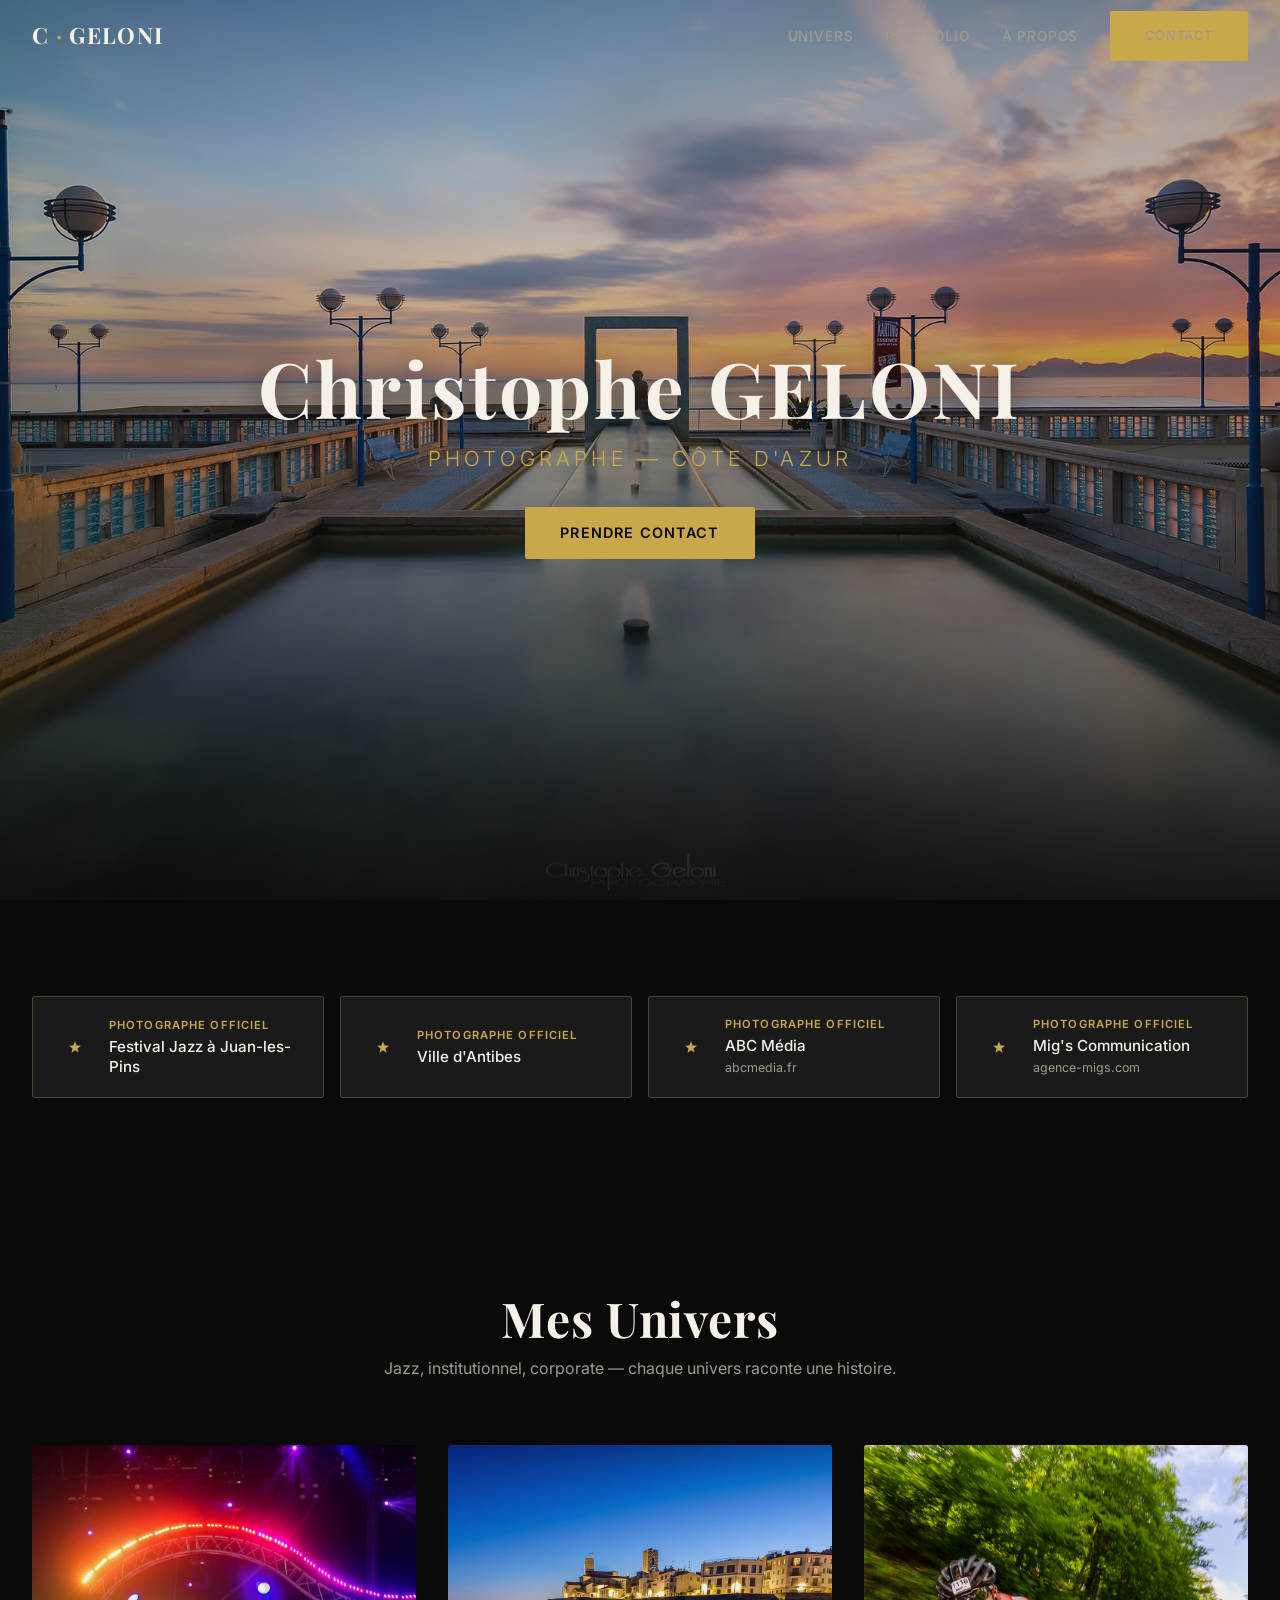
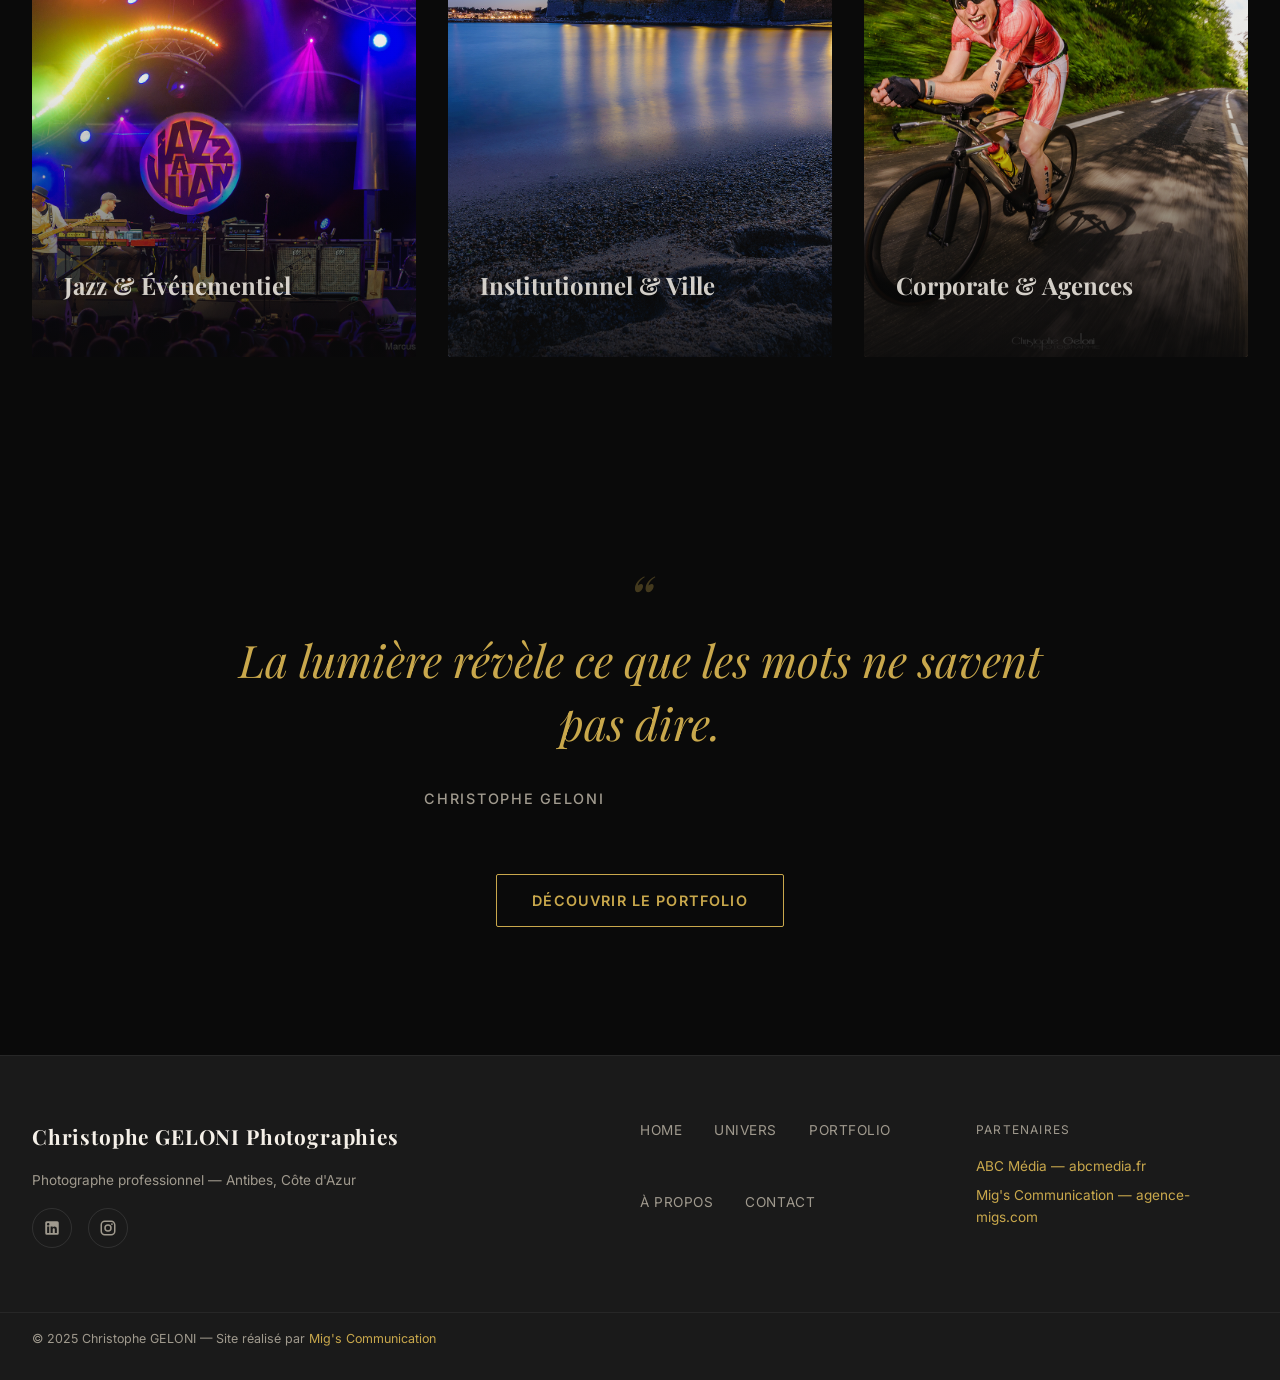
<file: index.html>
<!DOCTYPE html>
<html lang="fr">
<head>
  <meta charset="UTF-8">
  <meta name="viewport" content="width=device-width, initial-scale=1.0">
  <title>Christophe GELONI — Photographe · Côte d'Azur</title>
  <meta name="description" content="Christophe GELONI, photographe professionnel basé à Antibes. Photographe officiel du Festival Jazz à Juan-les-Pins, de la Ville d'Antibes, d'ABC Média et de Mig's Communication.">
  <meta property="og:title" content="Christophe GELONI — Photographe · Côte d'Azur">
  <meta property="og:description" content="Photographe professionnel basé à Antibes. Jazz, institutionnel, corporate, portrait.">
  <meta property="og:image" content="images/hero-main.jpg">
  <meta property="og:type" content="website">

  <!-- Schema.org -->
  <script type="application/ld+json">
  {
    "@context": "https://schema.org",
    "@type": "Photographer",
    "name": "Christophe GELONI",
    "description": "Photographe professionnel basé à Antibes, Côte d'Azur",
    "address": {
      "@type": "PostalAddress",
      "addressLocality": "Antibes",
      "addressRegion": "Côte d'Azur",
      "addressCountry": "FR"
    },
    "url": "",
    "sameAs": [
      "https://www.linkedin.com/in/christophe-geloni-7a66b51a"
    ]
  }
  </script>

  <!-- Google Fonts -->
  <link rel="preconnect" href="https://fonts.googleapis.com">
  <link rel="preconnect" href="https://fonts.gstatic.com" crossorigin>
  <link href="https://fonts.googleapis.com/css2?family=Inter:wght@300;400;500;600;700&family=Playfair+Display:ital,wght@0,400;0,700;1,400&display=swap" rel="stylesheet">

  <link rel="stylesheet" href="css/style.css">
</head>
<body>

  <!-- ====== NAV ====== -->
  <nav class="nav" role="navigation" aria-label="Navigation principale">
    <a href="index.html" class="nav__logo">C <span>·</span> GELONI</a>

    <div class="nav__overlay"></div>

    <ul class="nav__links">
      <li><a href="univers.html" class="nav__link">Univers</a></li>
      <li><a href="portfolio.html" class="nav__link">Portfolio</a></li>
      <li><a href="about.html" class="nav__link">À propos</a></li>
      <li><a href="contact.html" class="nav__link nav__cta btn btn-primary">Contact</a></li>
    </ul>

    <button class="nav__hamburger" aria-label="Menu" aria-expanded="false">
      <span></span>
      <span></span>
      <span></span>
    </button>
  </nav>

  <!-- ====== HERO ====== -->
  <section class="hero">
    <div class="hero__bg" style="background-image: url('images/hero-main.jpg');"></div>
    <div class="hero__overlay"></div>
    <div class="hero__content">
      <h1 class="hero__title fade-in">Christophe GELONI</h1>
      <p class="hero__subtitle fade-in">Photographe — Côte d'Azur</p>
      <div class="hero__cta fade-in">
        <a href="contact.html" class="btn btn-primary">Prendre contact</a>
      </div>
    </div>
  </section>

  <!-- ====== ACCRÉDITATIONS ====== -->
  <section class="accreditations section">
    <div class="accreditations__grid">

      <div class="badge fade-in stagger-1">
        <div class="badge__icon">
          <svg xmlns="http://www.w3.org/2000/svg" viewBox="0 0 24 24"><path d="M12 15.2l-3.6 2.5 1.2-4.2L6 10.8l4.3-.2L12 6.5l1.7 4.1 4.3.2-3.6 2.7 1.2 4.2z"/></svg>
        </div>
        <div class="badge__text">
          <span class="badge__label">Photographe Officiel</span>
          <span class="badge__name">Festival Jazz à Juan-les-Pins</span>
        </div>
      </div>

      <div class="badge fade-in stagger-2">
        <div class="badge__icon">
          <svg xmlns="http://www.w3.org/2000/svg" viewBox="0 0 24 24"><path d="M12 15.2l-3.6 2.5 1.2-4.2L6 10.8l4.3-.2L12 6.5l1.7 4.1 4.3.2-3.6 2.7 1.2 4.2z"/></svg>
        </div>
        <div class="badge__text">
          <span class="badge__label">Photographe Officiel</span>
          <span class="badge__name">Ville d'Antibes</span>
        </div>
      </div>

      <a href="https://abcmedia.fr" target="_blank" rel="noopener noreferrer" class="badge fade-in stagger-3">
        <div class="badge__icon">
          <svg xmlns="http://www.w3.org/2000/svg" viewBox="0 0 24 24"><path d="M12 15.2l-3.6 2.5 1.2-4.2L6 10.8l4.3-.2L12 6.5l1.7 4.1 4.3.2-3.6 2.7 1.2 4.2z"/></svg>
        </div>
        <div class="badge__text">
          <span class="badge__label">Photographe Officiel</span>
          <span class="badge__name">ABC Média</span>
          <span class="badge__link">abcmedia.fr</span>
        </div>
      </a>

      <a href="https://agence-migs.com" target="_blank" rel="noopener noreferrer" class="badge fade-in stagger-4">
        <div class="badge__icon">
          <svg xmlns="http://www.w3.org/2000/svg" viewBox="0 0 24 24"><path d="M12 15.2l-3.6 2.5 1.2-4.2L6 10.8l4.3-.2L12 6.5l1.7 4.1 4.3.2-3.6 2.7 1.2 4.2z"/></svg>
        </div>
        <div class="badge__text">
          <span class="badge__label">Photographe Officiel</span>
          <span class="badge__name">Mig's Communication</span>
          <span class="badge__link">agence-migs.com</span>
        </div>
      </a>

    </div>
  </section>

  <!-- ====== UNIVERS (3 vignettes) ====== -->
  <section class="univers-home section">
    <div class="univers-home__heading fade-in">
      <h2>Mes Univers</h2>
      <p>Jazz, institutionnel, corporate — chaque univers raconte une histoire.</p>
    </div>

    <div class="univers-home__grid">

      <a href="univers.html" class="vignette fade-in stagger-1">
        <div class="vignette__img" style="background-image: url('images/univers-jazz.jpg');"></div>
        <div class="vignette__overlay"></div>
        <div class="vignette__content">
          <h3 class="vignette__title">Jazz &amp; Événementiel</h3>
          <span class="vignette__cta">Découvrir</span>
        </div>
      </a>

      <a href="univers.html" class="vignette fade-in stagger-2">
        <div class="vignette__img" style="background-image: url('images/univers-antibes.jpg');"></div>
        <div class="vignette__overlay"></div>
        <div class="vignette__content">
          <h3 class="vignette__title">Institutionnel &amp; Ville</h3>
          <span class="vignette__cta">Découvrir</span>
        </div>
      </a>

      <a href="univers.html" class="vignette fade-in stagger-3">
        <div class="vignette__img" style="background-image: url('images/univers-corporate.jpg');"></div>
        <div class="vignette__overlay"></div>
        <div class="vignette__content">
          <h3 class="vignette__title">Corporate &amp; Agences</h3>
          <span class="vignette__cta">Découvrir</span>
        </div>
      </a>

    </div>
  </section>

  <!-- ====== CITATION ====== -->
  <section class="citation section fade-in">
    <div class="citation__inner">
      <p class="citation__text">La lumière révèle ce que les mots ne savent pas dire.</p>
      <p class="citation__author">Christophe GELONI</p>
      <div class="citation__cta">
        <a href="portfolio.html" class="btn btn-outline">Découvrir le portfolio</a>
      </div>
    </div>
  </section>

  <!-- ====== FOOTER ====== -->
  <footer class="footer">
    <div class="footer__inner">

      <div class="footer__brand">
        <span class="footer__logo">Christophe GELONI Photographies</span>
        <span class="footer__tagline">Photographe professionnel — Antibes, Côte d'Azur</span>
        <div class="footer__socials">
          <a href="https://www.linkedin.com/in/christophe-geloni-7a66b51a" target="_blank" rel="noopener noreferrer" class="footer__social-link" aria-label="LinkedIn">
            <svg xmlns="http://www.w3.org/2000/svg" viewBox="0 0 24 24"><path d="M19 3a2 2 0 012 2v14a2 2 0 01-2 2H5a2 2 0 01-2-2V5a2 2 0 012-2h14m-.5 15.5v-5.3a3.26 3.26 0 00-3.26-3.26c-.85 0-1.84.52-2.32 1.3v-1.11h-2.79v8.37h2.79v-4.93c0-.77.62-1.4 1.39-1.4a1.4 1.4 0 011.4 1.4v4.93h2.79M6.88 8.56a1.68 1.68 0 001.68-1.68c0-.93-.75-1.69-1.68-1.69a1.69 1.69 0 00-1.69 1.69c0 .93.76 1.68 1.69 1.68m1.39 9.94v-8.37H5.5v8.37h2.77z"/></svg>
          </a>
          <a href="#" target="_blank" rel="noopener noreferrer" class="footer__social-link" aria-label="Instagram">
            <svg xmlns="http://www.w3.org/2000/svg" viewBox="0 0 24 24"><path d="M7.8 2h8.4C19.4 2 22 4.6 22 7.8v8.4a5.8 5.8 0 01-5.8 5.8H7.8C4.6 22 2 19.4 2 16.2V7.8A5.8 5.8 0 017.8 2m-.2 2A3.6 3.6 0 004 7.6v8.8C4 18.39 5.61 20 7.6 20h8.8a3.6 3.6 0 003.6-3.6V7.6C20 5.61 18.39 4 16.4 4H7.6m9.65 1.5a1.25 1.25 0 110 2.5 1.25 1.25 0 010-2.5M12 7a5 5 0 110 10 5 5 0 010-10m0 2a3 3 0 100 6 3 3 0 000-6z"/></svg>
          </a>
        </div>
      </div>

      <nav class="footer__nav" aria-label="Navigation footer">
        <a href="index.html">Home</a>
        <a href="univers.html">Univers</a>
        <a href="portfolio.html">Portfolio</a>
        <a href="about.html">À propos</a>
        <a href="contact.html">Contact</a>
      </nav>

      <div class="footer__partners">
        <span class="footer__partners-title">Partenaires</span>
        <a href="https://abcmedia.fr" target="_blank" rel="noopener noreferrer">ABC Média — abcmedia.fr</a>
        <a href="https://agence-migs.com" target="_blank" rel="noopener noreferrer">Mig's Communication — agence-migs.com</a>
      </div>

    </div>

    <div class="footer__bottom">
      <span>&copy; 2025 Christophe GELONI — Site réalisé par <a href="https://agence-migs.com" target="_blank" rel="noopener noreferrer">Mig's Communication</a></span>
    </div>
  </footer>

  <script src="js/main.js"></script>
</body>
</html>
</file>
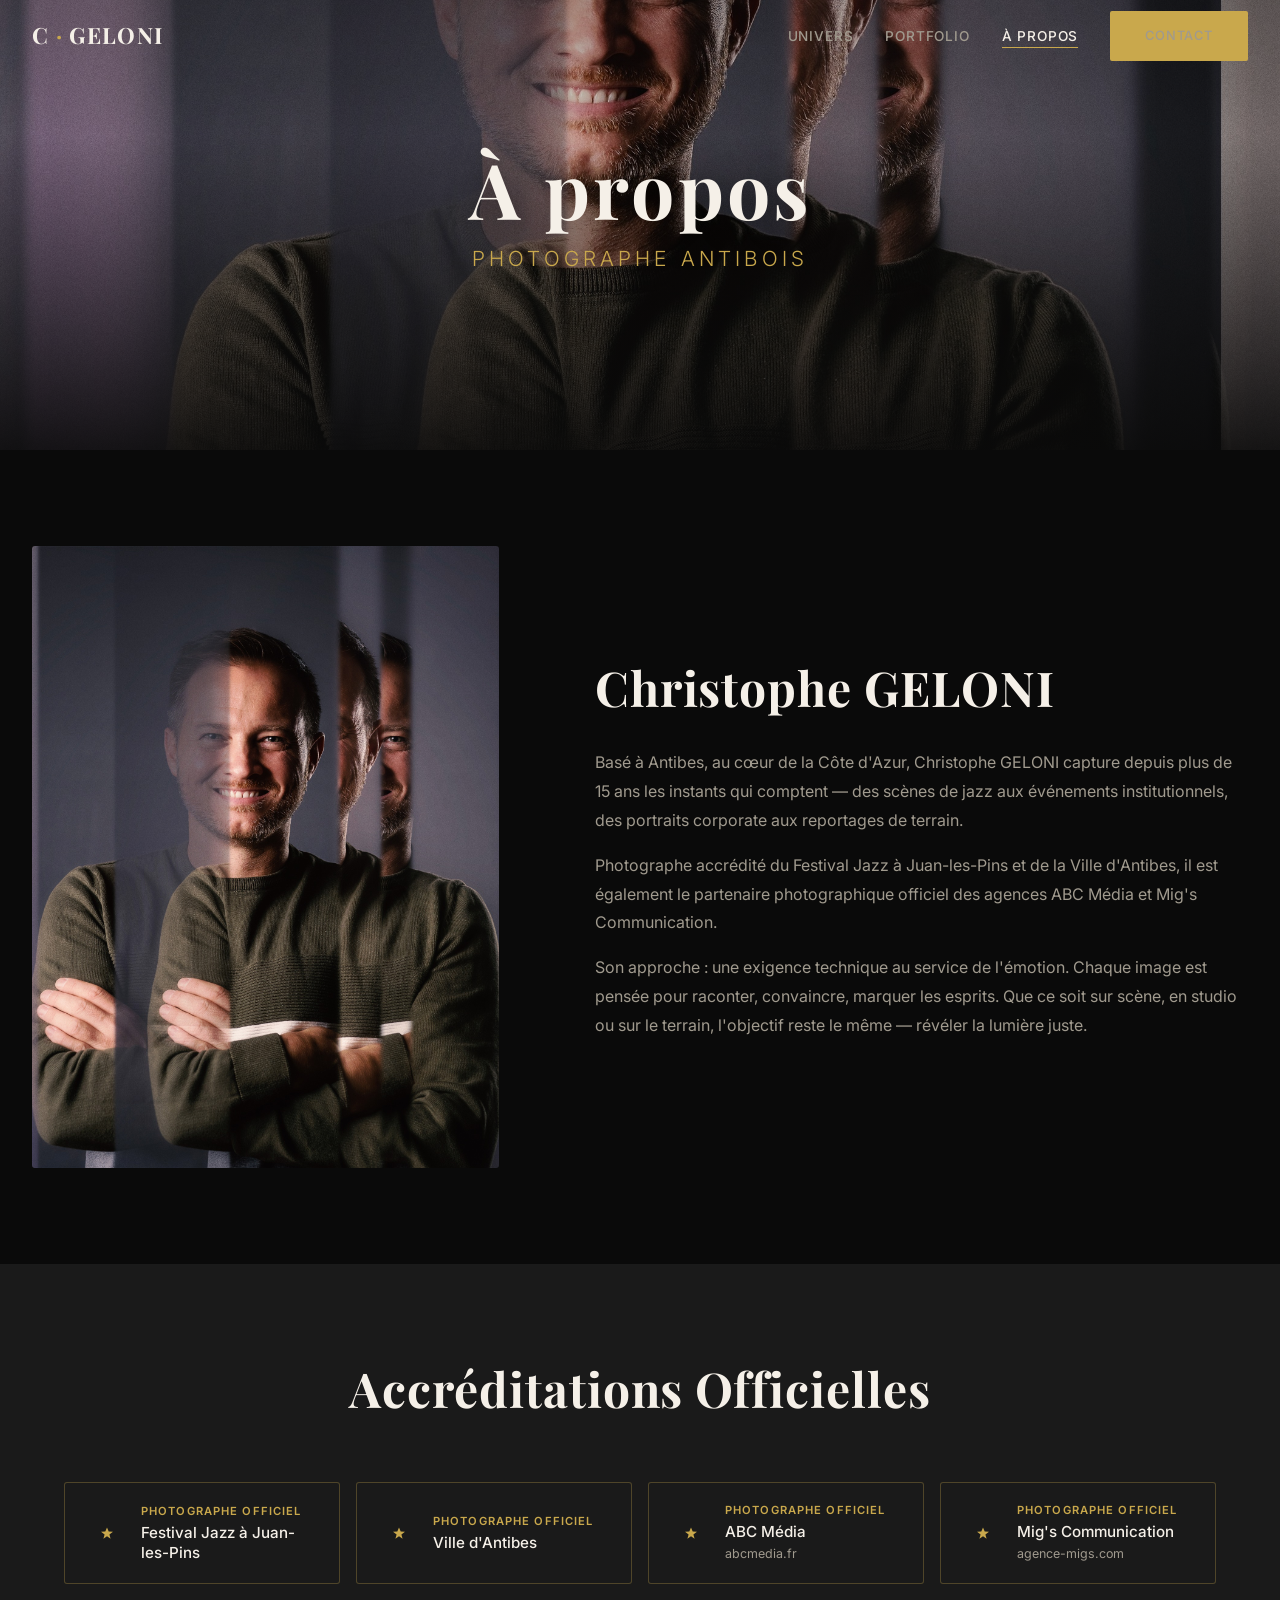
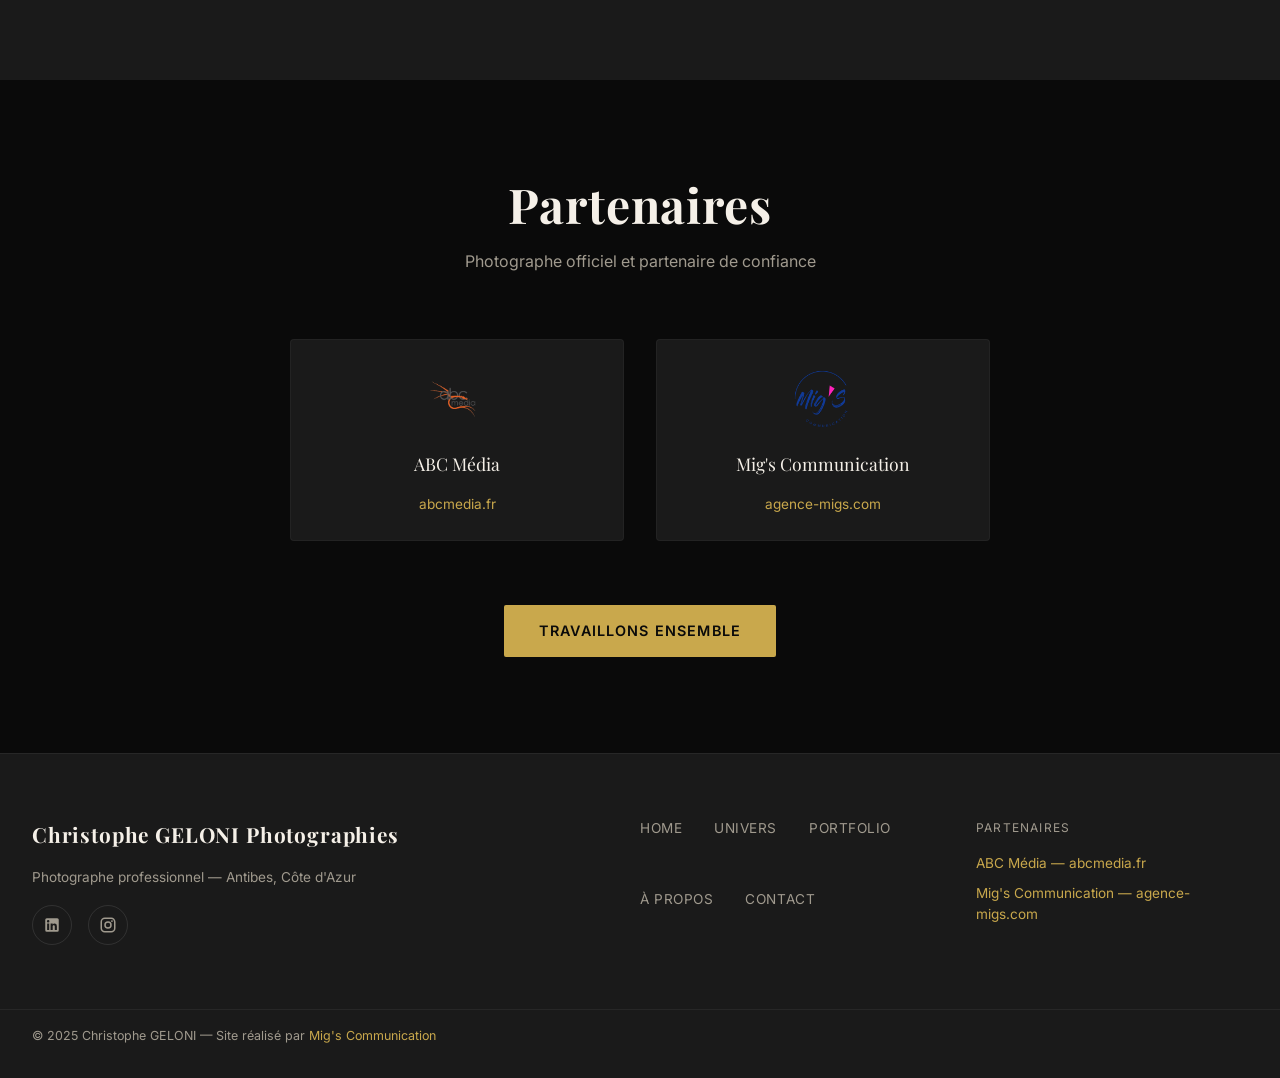
<file: about.html>
<!DOCTYPE html>
<html lang="fr">
<head>
  <meta charset="UTF-8">
  <meta name="viewport" content="width=device-width, initial-scale=1.0">
  <title>À propos — Christophe GELONI Photographe</title>
  <meta name="description" content="Christophe GELONI, photographe professionnel basé à Antibes. Accrédité Festival Jazz à Juan-les-Pins, Ville d'Antibes, ABC Média et Mig's Communication.">
  <meta property="og:title" content="À propos — Christophe GELONI Photographe">
  <meta property="og:description" content="Photographe Antibois accrédité. Jazz, institutionnel, corporate, portrait.">
  <meta property="og:image" content="images/portrait-christophe.jpg">
  <meta property="og:type" content="website">

  <script type="application/ld+json">
  {
    "@context": "https://schema.org",
    "@type": "Photographer",
    "name": "Christophe GELONI",
    "description": "Photographe professionnel basé à Antibes, Côte d'Azur",
    "address": {
      "@type": "PostalAddress",
      "addressLocality": "Antibes",
      "addressRegion": "Côte d'Azur",
      "addressCountry": "FR"
    },
    "sameAs": [
      "https://www.linkedin.com/in/christophe-geloni-7a66b51a"
    ]
  }
  </script>

  <link rel="preconnect" href="https://fonts.googleapis.com">
  <link rel="preconnect" href="https://fonts.gstatic.com" crossorigin>
  <link href="https://fonts.googleapis.com/css2?family=Inter:wght@300;400;500;600;700&family=Playfair+Display:ital,wght@0,400;0,700;1,400&display=swap" rel="stylesheet">

  <link rel="stylesheet" href="css/style.css">
</head>
<body>

  <!-- ====== NAV ====== -->
  <nav class="nav" role="navigation" aria-label="Navigation principale">
    <a href="index.html" class="nav__logo">C <span>·</span> GELONI</a>

    <div class="nav__overlay"></div>

    <ul class="nav__links">
      <li><a href="univers.html" class="nav__link">Univers</a></li>
      <li><a href="portfolio.html" class="nav__link">Portfolio</a></li>
      <li><a href="about.html" class="nav__link active">À propos</a></li>
      <li><a href="contact.html" class="nav__link nav__cta btn btn-primary">Contact</a></li>
    </ul>

    <button class="nav__hamburger" aria-label="Menu" aria-expanded="false">
      <span></span>
      <span></span>
      <span></span>
    </button>
  </nav>

  <!-- ====== HERO ====== -->
  <section class="hero hero--small">
    <div class="hero__bg" style="background-image: url('images/portrait-christophe.jpg');"></div>
    <div class="hero__overlay"></div>
    <div class="hero__content">
      <h1 class="hero__title fade-in">À propos</h1>
      <p class="hero__subtitle fade-in">Photographe Antibois</p>
    </div>
  </section>

  <!-- ====== BIO ====== -->
  <section class="about-bio">
    <div class="about-bio__inner">

      <div class="about-bio__portrait fade-in-left" style="background-image: url('images/portrait-christophe.jpg');"></div>

      <div class="about-bio__content fade-in-right">
        <h2>Christophe GELONI</h2>
        <p>
          Basé à Antibes, au cœur de la Côte d'Azur, Christophe GELONI
          capture depuis plus de 15 ans les instants qui comptent — des scènes
          de jazz aux événements institutionnels, des portraits corporate aux
          reportages de terrain.
        </p>
        <p>
          Photographe accrédité du Festival Jazz à Juan-les-Pins et de la
          Ville d'Antibes, il est également le partenaire photographique
          officiel des agences ABC Média et Mig's Communication.
        </p>
        <p>
          Son approche : une exigence technique au service de l'émotion.
          Chaque image est pensée pour raconter, convaincre, marquer les esprits.
          Que ce soit sur scène, en studio ou sur le terrain, l'objectif reste
          le même — révéler la lumière juste.
        </p>
      </div>

    </div>
  </section>

  <!-- ====== ACCRÉDITATIONS ====== -->
  <section class="about-accreditations">
    <div class="about-accreditations__inner">
      <h2 class="fade-in">Accréditations Officielles</h2>

      <div class="accreditations__grid">

        <div class="badge fade-in stagger-1">
          <div class="badge__icon">
            <svg xmlns="http://www.w3.org/2000/svg" viewBox="0 0 24 24"><path d="M12 15.2l-3.6 2.5 1.2-4.2L6 10.8l4.3-.2L12 6.5l1.7 4.1 4.3.2-3.6 2.7 1.2 4.2z"/></svg>
          </div>
          <div class="badge__text">
            <span class="badge__label">Photographe Officiel</span>
            <span class="badge__name">Festival Jazz à Juan-les-Pins</span>
          </div>
        </div>

        <div class="badge fade-in stagger-2">
          <div class="badge__icon">
            <svg xmlns="http://www.w3.org/2000/svg" viewBox="0 0 24 24"><path d="M12 15.2l-3.6 2.5 1.2-4.2L6 10.8l4.3-.2L12 6.5l1.7 4.1 4.3.2-3.6 2.7 1.2 4.2z"/></svg>
          </div>
          <div class="badge__text">
            <span class="badge__label">Photographe Officiel</span>
            <span class="badge__name">Ville d'Antibes</span>
          </div>
        </div>

        <a href="https://abcmedia.fr" target="_blank" rel="noopener noreferrer" class="badge fade-in stagger-3">
          <div class="badge__icon">
            <svg xmlns="http://www.w3.org/2000/svg" viewBox="0 0 24 24"><path d="M12 15.2l-3.6 2.5 1.2-4.2L6 10.8l4.3-.2L12 6.5l1.7 4.1 4.3.2-3.6 2.7 1.2 4.2z"/></svg>
          </div>
          <div class="badge__text">
            <span class="badge__label">Photographe Officiel</span>
            <span class="badge__name">ABC Média</span>
            <span class="badge__link">abcmedia.fr</span>
          </div>
        </a>

        <a href="https://agence-migs.com" target="_blank" rel="noopener noreferrer" class="badge fade-in stagger-4">
          <div class="badge__icon">
            <svg xmlns="http://www.w3.org/2000/svg" viewBox="0 0 24 24"><path d="M12 15.2l-3.6 2.5 1.2-4.2L6 10.8l4.3-.2L12 6.5l1.7 4.1 4.3.2-3.6 2.7 1.2 4.2z"/></svg>
          </div>
          <div class="badge__text">
            <span class="badge__label">Photographe Officiel</span>
            <span class="badge__name">Mig's Communication</span>
            <span class="badge__link">agence-migs.com</span>
          </div>
        </a>

      </div>
    </div>
  </section>

  <!-- ====== PARTENAIRES ====== -->
  <section class="about-partners">
    <div class="about-partners__inner">
      <h2 class="fade-in">Partenaires</h2>
      <p class="about-partners__subtitle fade-in">Photographe officiel et partenaire de confiance</p>

      <div class="partners-grid">

        <a href="https://abcmedia.fr" target="_blank" rel="noopener noreferrer" class="partner-card fade-in stagger-1">
          <img src="images/ABC_transparent.png" alt="ABC Média" class="partner-card__img">
          <span class="partner-card__name">ABC Média</span>
          <span class="partner-card__link">abcmedia.fr</span>
        </a>

        <a href="https://agence-migs.com" target="_blank" rel="noopener noreferrer" class="partner-card fade-in stagger-2">
          <img src="images/logo-color.png" alt="Mig's Communication" class="partner-card__img">
          <span class="partner-card__name">Mig's Communication</span>
          <span class="partner-card__link">agence-migs.com</span>
        </a>

      </div>

      <a href="contact.html" class="btn btn-primary fade-in">Travaillons ensemble</a>
    </div>
  </section>

  <!-- ====== FOOTER ====== -->
  <footer class="footer">
    <div class="footer__inner">

      <div class="footer__brand">
        <span class="footer__logo">Christophe GELONI Photographies</span>
        <span class="footer__tagline">Photographe professionnel — Antibes, Côte d'Azur</span>
        <div class="footer__socials">
          <a href="https://www.linkedin.com/in/christophe-geloni-7a66b51a" target="_blank" rel="noopener noreferrer" class="footer__social-link" aria-label="LinkedIn">
            <svg xmlns="http://www.w3.org/2000/svg" viewBox="0 0 24 24"><path d="M19 3a2 2 0 012 2v14a2 2 0 01-2 2H5a2 2 0 01-2-2V5a2 2 0 012-2h14m-.5 15.5v-5.3a3.26 3.26 0 00-3.26-3.26c-.85 0-1.84.52-2.32 1.3v-1.11h-2.79v8.37h2.79v-4.93c0-.77.62-1.4 1.39-1.4a1.4 1.4 0 011.4 1.4v4.93h2.79M6.88 8.56a1.68 1.68 0 001.68-1.68c0-.93-.75-1.69-1.68-1.69a1.69 1.69 0 00-1.69 1.69c0 .93.76 1.68 1.69 1.68m1.39 9.94v-8.37H5.5v8.37h2.77z"/></svg>
          </a>
          <a href="#" target="_blank" rel="noopener noreferrer" class="footer__social-link" aria-label="Instagram">
            <svg xmlns="http://www.w3.org/2000/svg" viewBox="0 0 24 24"><path d="M7.8 2h8.4C19.4 2 22 4.6 22 7.8v8.4a5.8 5.8 0 01-5.8 5.8H7.8C4.6 22 2 19.4 2 16.2V7.8A5.8 5.8 0 017.8 2m-.2 2A3.6 3.6 0 004 7.6v8.8C4 18.39 5.61 20 7.6 20h8.8a3.6 3.6 0 003.6-3.6V7.6C20 5.61 18.39 4 16.4 4H7.6m9.65 1.5a1.25 1.25 0 110 2.5 1.25 1.25 0 010-2.5M12 7a5 5 0 110 10 5 5 0 010-10m0 2a3 3 0 100 6 3 3 0 000-6z"/></svg>
          </a>
        </div>
      </div>

      <nav class="footer__nav" aria-label="Navigation footer">
        <a href="index.html">Home</a>
        <a href="univers.html">Univers</a>
        <a href="portfolio.html">Portfolio</a>
        <a href="about.html">À propos</a>
        <a href="contact.html">Contact</a>
      </nav>

      <div class="footer__partners">
        <span class="footer__partners-title">Partenaires</span>
        <a href="https://abcmedia.fr" target="_blank" rel="noopener noreferrer">ABC Média — abcmedia.fr</a>
        <a href="https://agence-migs.com" target="_blank" rel="noopener noreferrer">Mig's Communication — agence-migs.com</a>
      </div>

    </div>

    <div class="footer__bottom">
      <span>&copy; 2025 Christophe GELONI — Site réalisé par <a href="https://agence-migs.com" target="_blank" rel="noopener noreferrer">Mig's Communication</a></span>
    </div>
  </footer>

  <script src="js/main.js"></script>
</body>
</html>
</file>
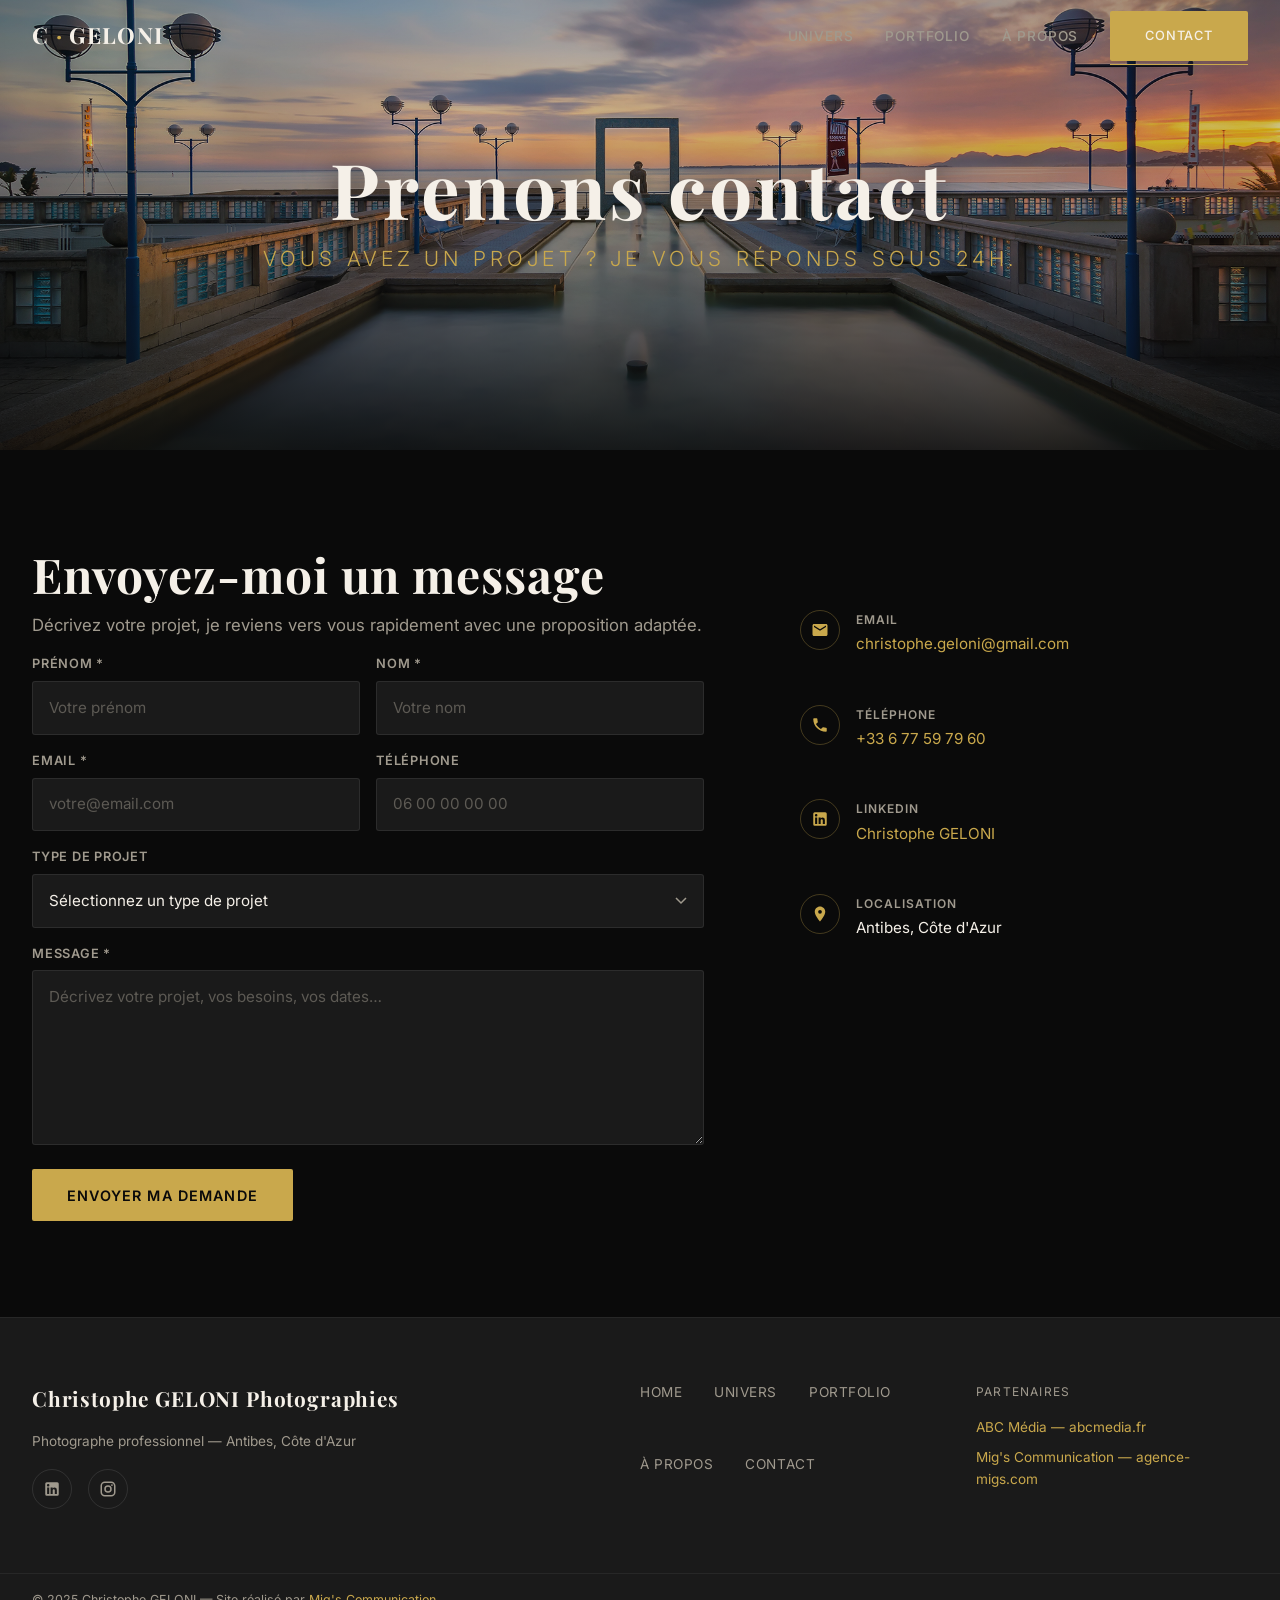
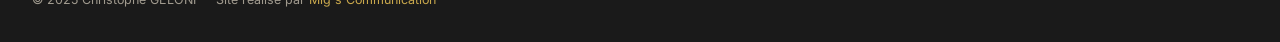
<file: contact.html>
<!DOCTYPE html>
<html lang="fr">
<head>
  <meta charset="UTF-8">
  <meta name="viewport" content="width=device-width, initial-scale=1.0">
  <title>Contact — Christophe GELONI Photographe</title>
  <meta name="description" content="Contactez Christophe GELONI, photographe professionnel à Antibes. Devis gratuit sous 24h pour vos projets jazz, institutionnel, corporate ou portrait.">
  <meta property="og:title" content="Contact — Christophe GELONI Photographe">
  <meta property="og:description" content="Un projet photo ? Contactez Christophe GELONI — réponse sous 24h.">
  <meta property="og:image" content="images/hero-main.jpg">
  <meta property="og:type" content="website">

  <script type="application/ld+json">
  {
    "@context": "https://schema.org",
    "@type": "Photographer",
    "name": "Christophe GELONI",
    "description": "Photographe professionnel basé à Antibes, Côte d'Azur",
    "address": {
      "@type": "PostalAddress",
      "addressLocality": "Antibes",
      "addressRegion": "Côte d'Azur",
      "addressCountry": "FR"
    },
    "email": "christophe.geloni@gmail.com",
    "telephone": "+33677597960",
    "sameAs": [
      "https://www.linkedin.com/in/christophe-geloni-7a66b51a"
    ]
  }
  </script>

  <link rel="preconnect" href="https://fonts.googleapis.com">
  <link rel="preconnect" href="https://fonts.gstatic.com" crossorigin>
  <link href="https://fonts.googleapis.com/css2?family=Inter:wght@300;400;500;600;700&family=Playfair+Display:ital,wght@0,400;0,700;1,400&display=swap" rel="stylesheet">

  <link rel="stylesheet" href="css/style.css">
</head>
<body>

  <!-- ====== NAV ====== -->
  <nav class="nav" role="navigation" aria-label="Navigation principale">
    <a href="index.html" class="nav__logo">C <span>·</span> GELONI</a>

    <div class="nav__overlay"></div>

    <ul class="nav__links">
      <li><a href="univers.html" class="nav__link">Univers</a></li>
      <li><a href="portfolio.html" class="nav__link">Portfolio</a></li>
      <li><a href="about.html" class="nav__link">À propos</a></li>
      <li><a href="contact.html" class="nav__link nav__cta btn btn-primary active">Contact</a></li>
    </ul>

    <button class="nav__hamburger" aria-label="Menu" aria-expanded="false">
      <span></span>
      <span></span>
      <span></span>
    </button>
  </nav>

  <!-- ====== HERO ====== -->
  <section class="hero hero--small">
    <div class="hero__bg" style="background-image: url('images/hero-main.jpg');"></div>
    <div class="hero__overlay"></div>
    <div class="hero__content">
      <h1 class="hero__title fade-in">Prenons contact</h1>
      <p class="hero__subtitle fade-in">Vous avez un projet ? Je vous réponds sous 24h.</p>
    </div>
  </section>

  <!-- ====== CONTACT ====== -->
  <section class="contact">
    <div class="contact__inner">

      <!-- Formulaire -->
      <div class="contact__form-wrapper">
        <div class="contact__intro fade-in">
          <h2>Envoyez-moi un message</h2>
          <p>Décrivez votre projet, je reviens vers vous rapidement avec une proposition adaptée.</p>
        </div>

        <!-- Remplacer XXXX par votre ID Formspree : https://formspree.io/ -->
        <form class="contact__form fade-in" action="https://formspree.io/f/xnjljojz" method="POST">

          <div class="form-row">
            <div class="form-group">
              <label for="firstname">Prénom *</label>
              <input type="text" id="firstname" name="firstname" placeholder="Votre prénom" required>
            </div>
            <div class="form-group">
              <label for="lastname">Nom *</label>
              <input type="text" id="lastname" name="lastname" placeholder="Votre nom" required>
            </div>
          </div>

          <div class="form-row">
            <div class="form-group">
              <label for="email">Email *</label>
              <input type="email" id="email" name="email" placeholder="votre@email.com" required>
            </div>
            <div class="form-group">
              <label for="phone">Téléphone</label>
              <input type="tel" id="phone" name="phone" placeholder="06 00 00 00 00">
            </div>
          </div>

          <div class="form-group">
            <label for="project-type">Type de projet</label>
            <select id="project-type" name="project-type">
              <option value="" disabled selected>Sélectionnez un type de projet</option>
              <option value="jazz-evenementiel">Jazz / Événementiel</option>
              <option value="institutionnel">Institutionnel</option>
              <option value="corporate-agence">Corporate / Agence</option>
              <option value="portrait">Portrait</option>
              <option value="autre">Autre</option>
            </select>
          </div>

          <div class="form-group">
            <label for="message">Message *</label>
            <textarea id="message" name="message" rows="6" placeholder="Décrivez votre projet, vos besoins, vos dates…" required></textarea>
          </div>

          <button type="submit" class="btn btn-primary">Envoyer ma demande</button>
        </form>
      </div>

      <!-- Infos directes -->
      <aside class="contact__sidebar">
        <div class="contact__info fade-in">

          <div class="contact-info-item">
            <div class="contact-info-item__icon">
              <svg xmlns="http://www.w3.org/2000/svg" viewBox="0 0 24 24"><path d="M20 4H4c-1.1 0-2 .9-2 2v12c0 1.1.9 2 2 2h16c1.1 0 2-.9 2-2V6c0-1.1-.9-2-2-2zm0 4l-8 5-8-5V6l8 5 8-5v2z"/></svg>
            </div>
            <div>
              <p class="contact-info-item__label">Email</p>
              <p class="contact-info-item__value"><a href="mailto:christophe.geloni@gmail.com">christophe.geloni@gmail.com</a></p>
            </div>
          </div>

          <div class="contact-info-item">
            <div class="contact-info-item__icon">
              <svg xmlns="http://www.w3.org/2000/svg" viewBox="0 0 24 24"><path d="M6.62 10.79c1.44 2.83 3.76 5.14 6.59 6.59l2.2-2.2c.27-.27.67-.36 1.02-.24 1.12.37 2.33.57 3.57.57.55 0 1 .45 1 1V20c0 .55-.45 1-1 1-9.39 0-17-7.61-17-17 0-.55.45-1 1-1h3.5c.55 0 1 .45 1 1 0 1.25.2 2.45.57 3.57.11.35.03.74-.25 1.02l-2.2 2.2z"/></svg>
            </div>
            <div>
              <p class="contact-info-item__label">Téléphone</p>
              <p class="contact-info-item__value"><a href="tel:+33677597960">+33 6 77 59 79 60</a></p>
            </div>
          </div>

          <div class="contact-info-item">
            <div class="contact-info-item__icon">
              <svg xmlns="http://www.w3.org/2000/svg" viewBox="0 0 24 24"><path d="M19 3a2 2 0 012 2v14a2 2 0 01-2 2H5a2 2 0 01-2-2V5a2 2 0 012-2h14m-.5 15.5v-5.3a3.26 3.26 0 00-3.26-3.26c-.85 0-1.84.52-2.32 1.3v-1.11h-2.79v8.37h2.79v-4.93c0-.77.62-1.4 1.39-1.4a1.4 1.4 0 011.4 1.4v4.93h2.79M6.88 8.56a1.68 1.68 0 001.68-1.68c0-.93-.75-1.69-1.68-1.69a1.69 1.69 0 00-1.69 1.69c0 .93.76 1.68 1.69 1.68m1.39 9.94v-8.37H5.5v8.37h2.77z"/></svg>
            </div>
            <div>
              <p class="contact-info-item__label">LinkedIn</p>
              <p class="contact-info-item__value"><a href="https://www.linkedin.com/in/christophe-geloni-7a66b51a" target="_blank" rel="noopener noreferrer">Christophe GELONI</a></p>
            </div>
          </div>

          <div class="contact-info-item">
            <div class="contact-info-item__icon">
              <svg xmlns="http://www.w3.org/2000/svg" viewBox="0 0 24 24"><path d="M12 2C8.13 2 5 5.13 5 9c0 5.25 7 13 7 13s7-7.75 7-13c0-3.87-3.13-7-7-7zm0 9.5a2.5 2.5 0 010-5 2.5 2.5 0 010 5z"/></svg>
            </div>
            <div>
              <p class="contact-info-item__label">Localisation</p>
              <p class="contact-info-item__value">Antibes, Côte d'Azur</p>
            </div>
          </div>

        </div>
      </aside>

    </div>
  </section>

  <!-- ====== FOOTER ====== -->
  <footer class="footer">
    <div class="footer__inner">

      <div class="footer__brand">
        <span class="footer__logo">Christophe GELONI Photographies</span>
        <span class="footer__tagline">Photographe professionnel — Antibes, Côte d'Azur</span>
        <div class="footer__socials">
          <a href="https://www.linkedin.com/in/christophe-geloni-7a66b51a" target="_blank" rel="noopener noreferrer" class="footer__social-link" aria-label="LinkedIn">
            <svg xmlns="http://www.w3.org/2000/svg" viewBox="0 0 24 24"><path d="M19 3a2 2 0 012 2v14a2 2 0 01-2 2H5a2 2 0 01-2-2V5a2 2 0 012-2h14m-.5 15.5v-5.3a3.26 3.26 0 00-3.26-3.26c-.85 0-1.84.52-2.32 1.3v-1.11h-2.79v8.37h2.79v-4.93c0-.77.62-1.4 1.39-1.4a1.4 1.4 0 011.4 1.4v4.93h2.79M6.88 8.56a1.68 1.68 0 001.68-1.68c0-.93-.75-1.69-1.68-1.69a1.69 1.69 0 00-1.69 1.69c0 .93.76 1.68 1.69 1.68m1.39 9.94v-8.37H5.5v8.37h2.77z"/></svg>
          </a>
          <a href="#" target="_blank" rel="noopener noreferrer" class="footer__social-link" aria-label="Instagram">
            <svg xmlns="http://www.w3.org/2000/svg" viewBox="0 0 24 24"><path d="M7.8 2h8.4C19.4 2 22 4.6 22 7.8v8.4a5.8 5.8 0 01-5.8 5.8H7.8C4.6 22 2 19.4 2 16.2V7.8A5.8 5.8 0 017.8 2m-.2 2A3.6 3.6 0 004 7.6v8.8C4 18.39 5.61 20 7.6 20h8.8a3.6 3.6 0 003.6-3.6V7.6C20 5.61 18.39 4 16.4 4H7.6m9.65 1.5a1.25 1.25 0 110 2.5 1.25 1.25 0 010-2.5M12 7a5 5 0 110 10 5 5 0 010-10m0 2a3 3 0 100 6 3 3 0 000-6z"/></svg>
          </a>
        </div>
      </div>

      <nav class="footer__nav" aria-label="Navigation footer">
        <a href="index.html">Home</a>
        <a href="univers.html">Univers</a>
        <a href="portfolio.html">Portfolio</a>
        <a href="about.html">À propos</a>
        <a href="contact.html">Contact</a>
      </nav>

      <div class="footer__partners">
        <span class="footer__partners-title">Partenaires</span>
        <a href="https://abcmedia.fr" target="_blank" rel="noopener noreferrer">ABC Média — abcmedia.fr</a>
        <a href="https://agence-migs.com" target="_blank" rel="noopener noreferrer">Mig's Communication — agence-migs.com</a>
      </div>

    </div>

    <div class="footer__bottom">
      <span>&copy; 2025 Christophe GELONI — Site réalisé par <a href="https://agence-migs.com" target="_blank" rel="noopener noreferrer">Mig's Communication</a></span>
    </div>
  </footer>

  <script src="js/main.js"></script>
</body>
</html>
</file>
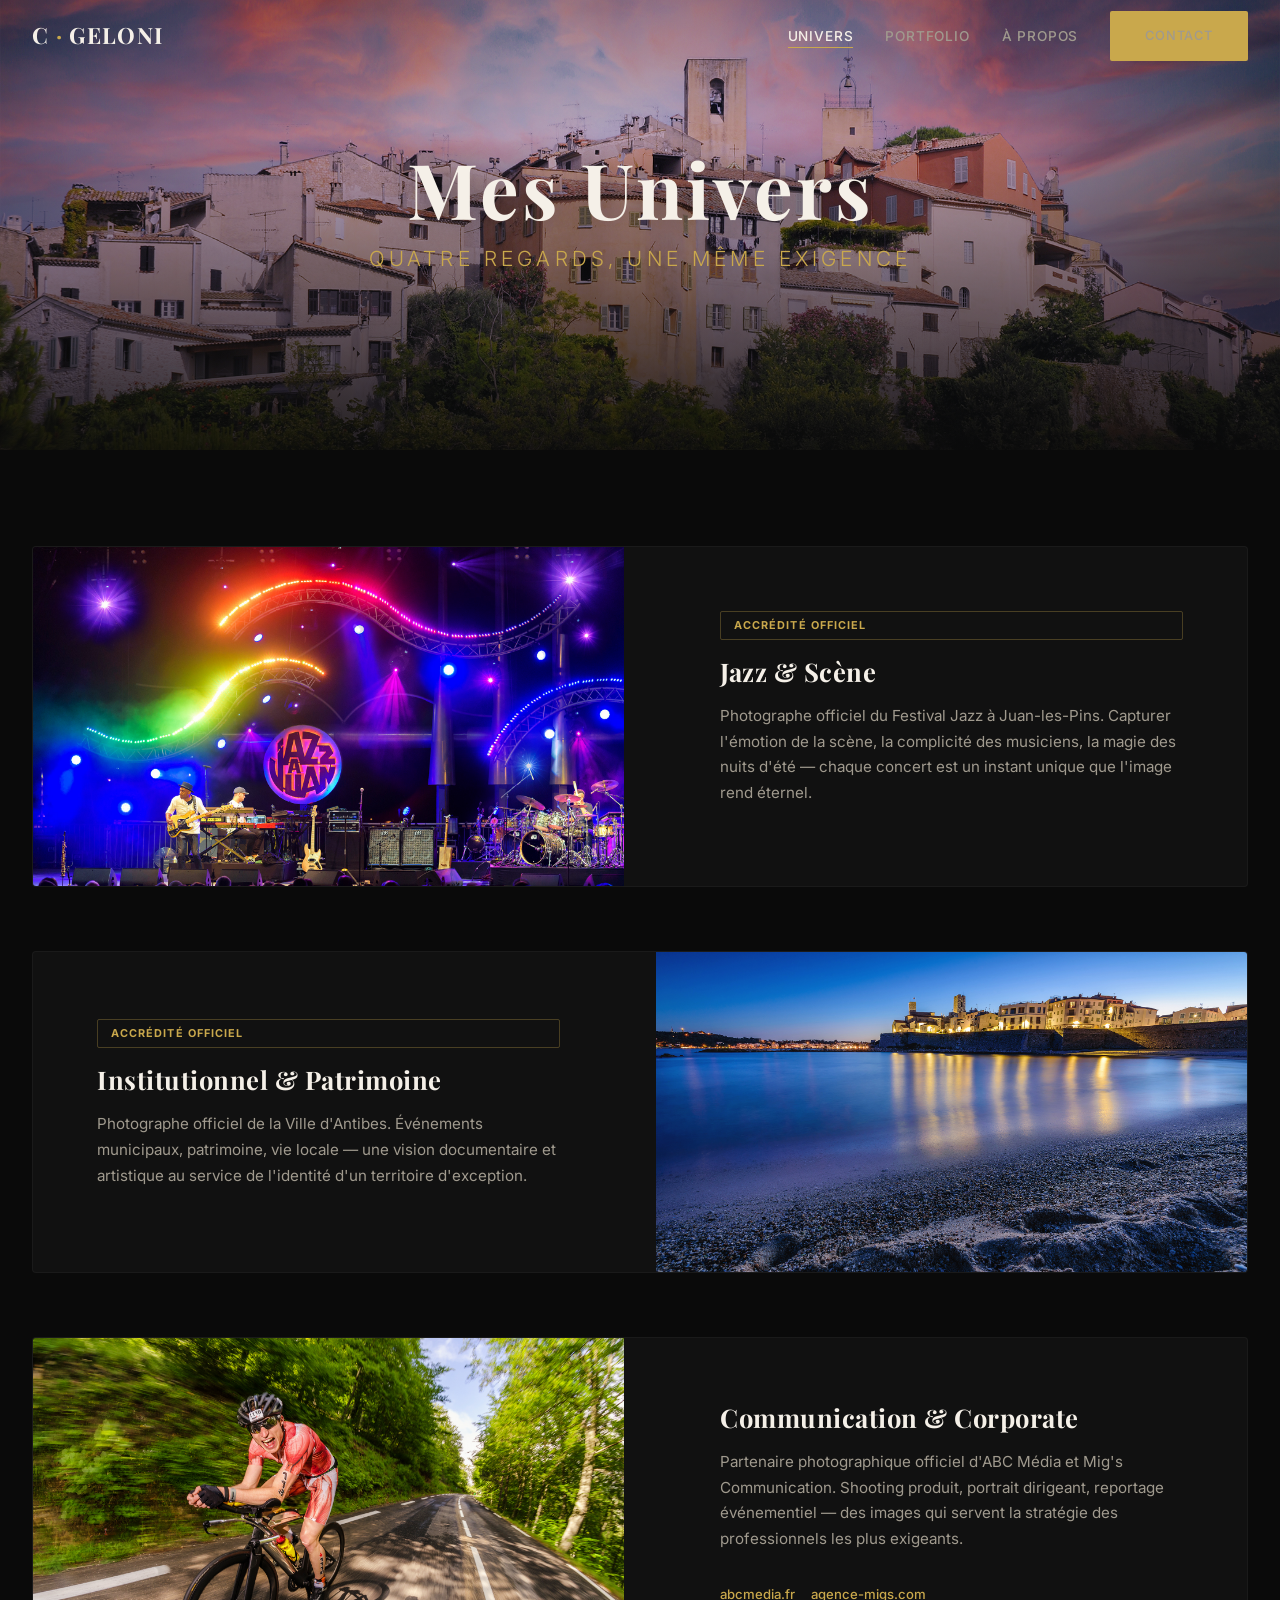
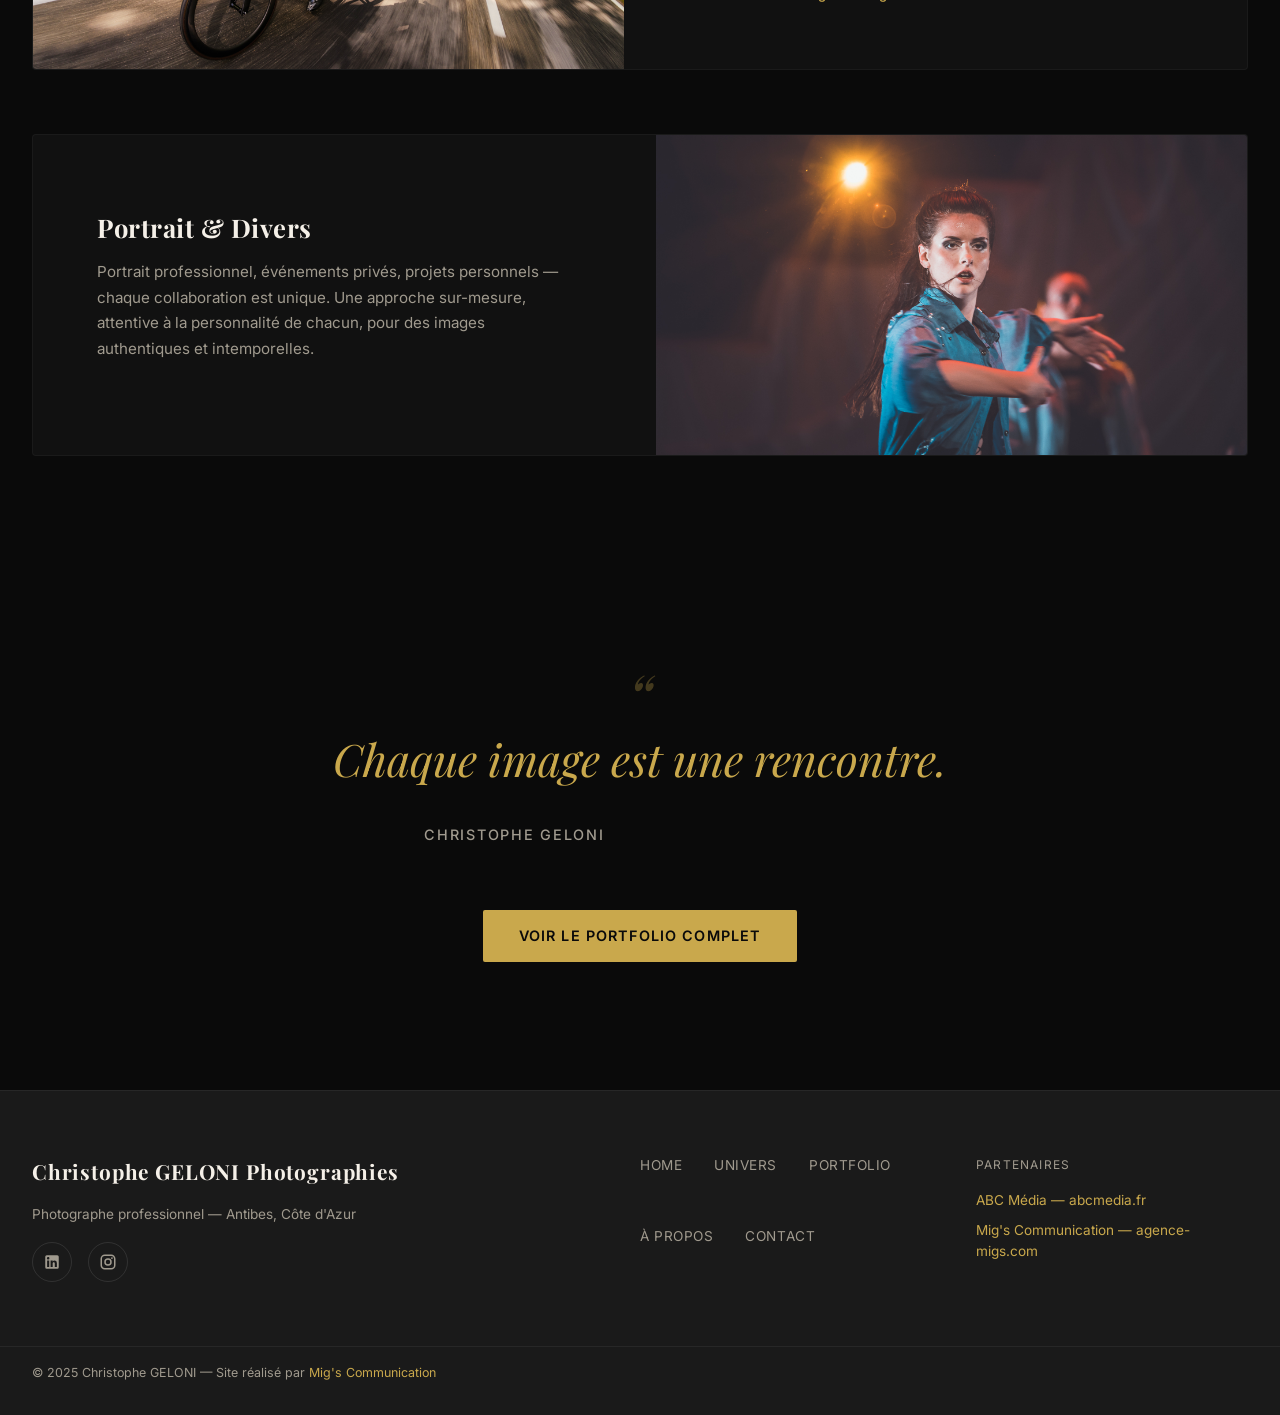
<file: univers.html>
<!DOCTYPE html>
<html lang="fr">
<head>
  <meta charset="UTF-8">
  <meta name="viewport" content="width=device-width, initial-scale=1.0">
  <title>Mes Univers — Christophe GELONI Photographe</title>
  <meta name="description" content="Découvrez les univers photographiques de Christophe GELONI : jazz & scène, institutionnel, corporate et portrait. Photographe officiel à Antibes, Côte d'Azur.">
  <meta property="og:title" content="Mes Univers — Christophe GELONI Photographe">
  <meta property="og:description" content="Jazz, institutionnel, corporate, portrait — les univers photographiques de Christophe GELONI.">
  <meta property="og:image" content="images/univers-jazz.jpg">
  <meta property="og:type" content="website">

  <script type="application/ld+json">
  {
    "@context": "https://schema.org",
    "@type": "Photographer",
    "name": "Christophe GELONI",
    "description": "Photographe professionnel basé à Antibes, Côte d'Azur",
    "address": {
      "@type": "PostalAddress",
      "addressLocality": "Antibes",
      "addressRegion": "Côte d'Azur",
      "addressCountry": "FR"
    }
  }
  </script>

  <link rel="preconnect" href="https://fonts.googleapis.com">
  <link rel="preconnect" href="https://fonts.gstatic.com" crossorigin>
  <link href="https://fonts.googleapis.com/css2?family=Inter:wght@300;400;500;600;700&family=Playfair+Display:ital,wght@0,400;0,700;1,400&display=swap" rel="stylesheet">

  <link rel="stylesheet" href="css/style.css">
</head>
<body>

  <!-- ====== NAV ====== -->
  <nav class="nav" role="navigation" aria-label="Navigation principale">
    <a href="index.html" class="nav__logo">C <span>·</span> GELONI</a>

    <div class="nav__overlay"></div>

    <ul class="nav__links">
      <li><a href="univers.html" class="nav__link active">Univers</a></li>
      <li><a href="portfolio.html" class="nav__link">Portfolio</a></li>
      <li><a href="about.html" class="nav__link">À propos</a></li>
      <li><a href="contact.html" class="nav__link nav__cta btn btn-primary">Contact</a></li>
    </ul>

    <button class="nav__hamburger" aria-label="Menu" aria-expanded="false">
      <span></span>
      <span></span>
      <span></span>
    </button>
  </nav>

  <!-- ====== HERO ====== -->
  <section class="hero hero--small">
    <div class="hero__bg" style="background-image: url('images/gallery-04.jpg');"></div>
    <div class="hero__overlay"></div>
    <div class="hero__content">
      <h1 class="hero__title fade-in">Mes Univers</h1>
      <p class="hero__subtitle fade-in">Quatre regards, une même exigence</p>
    </div>
  </section>

  <!-- ====== 4 UNIVERS ====== -->
  <section class="univers-page">
    <div class="univers-page__grid">

      <!-- Univers 1 — Jazz & Scène -->
      <article class="univers-card fade-in">
        <div class="univers-card__image" style="background-image: url('images/univers-jazz.jpg');"></div>
        <div class="univers-card__body">
          <span class="univers-card__badge">Accrédité Officiel</span>
          <h2 class="univers-card__title">Jazz &amp; Scène</h2>
          <p class="univers-card__text">
            Photographe officiel du Festival Jazz à Juan-les-Pins.
            Capturer l'émotion de la scène, la complicité des musiciens,
            la magie des nuits d'été — chaque concert est un instant unique
            que l'image rend éternel.
          </p>
        </div>
      </article>

      <!-- Univers 2 — Institutionnel & Patrimoine -->
      <article class="univers-card fade-in">
        <div class="univers-card__image" style="background-image: url('images/univers-antibes.jpg');"></div>
        <div class="univers-card__body">
          <span class="univers-card__badge">Accrédité Officiel</span>
          <h2 class="univers-card__title">Institutionnel &amp; Patrimoine</h2>
          <p class="univers-card__text">
            Photographe officiel de la Ville d'Antibes.
            Événements municipaux, patrimoine, vie locale — une vision
            documentaire et artistique au service de l'identité
            d'un territoire d'exception.
          </p>
        </div>
      </article>

      <!-- Univers 3 — Communication & Corporate -->
      <article class="univers-card fade-in">
        <div class="univers-card__image" style="background-image: url('images/univers-corporate.jpg');"></div>
        <div class="univers-card__body">
          <h2 class="univers-card__title">Communication &amp; Corporate</h2>
          <p class="univers-card__text">
            Partenaire photographique officiel d'ABC Média et Mig's Communication.
            Shooting produit, portrait dirigeant, reportage événementiel —
            des images qui servent la stratégie des professionnels les plus exigeants.
          </p>
          <div class="univers-card__links">
            <a href="https://abcmedia.fr" target="_blank" rel="noopener noreferrer">abcmedia.fr</a>
            <a href="https://agence-migs.com" target="_blank" rel="noopener noreferrer">agence-migs.com</a>
          </div>
        </div>
      </article>

      <!-- Univers 4 — Portrait & Divers -->
      <article class="univers-card fade-in">
        <div class="univers-card__image" style="background-image: url('images/univers-portrait.jpg');"></div>
        <div class="univers-card__body">
          <h2 class="univers-card__title">Portrait &amp; Divers</h2>
          <p class="univers-card__text">
            Portrait professionnel, événements privés, projets personnels —
            chaque collaboration est unique. Une approche sur-mesure,
            attentive à la personnalité de chacun, pour des images
            authentiques et intemporelles.
          </p>
        </div>
      </article>

    </div>
  </section>

  <!-- ====== CTA ====== -->
  <section class="citation section fade-in">
    <div class="citation__inner">
      <p class="citation__text">Chaque image est une rencontre.</p>
      <p class="citation__author">Christophe GELONI</p>
      <div class="citation__cta">
        <a href="portfolio.html" class="btn btn-primary">Voir le portfolio complet</a>
      </div>
    </div>
  </section>

  <!-- ====== FOOTER ====== -->
  <footer class="footer">
    <div class="footer__inner">

      <div class="footer__brand">
        <span class="footer__logo">Christophe GELONI Photographies</span>
        <span class="footer__tagline">Photographe professionnel — Antibes, Côte d'Azur</span>
        <div class="footer__socials">
          <a href="https://www.linkedin.com/in/christophe-geloni-7a66b51a" target="_blank" rel="noopener noreferrer" class="footer__social-link" aria-label="LinkedIn">
            <svg xmlns="http://www.w3.org/2000/svg" viewBox="0 0 24 24"><path d="M19 3a2 2 0 012 2v14a2 2 0 01-2 2H5a2 2 0 01-2-2V5a2 2 0 012-2h14m-.5 15.5v-5.3a3.26 3.26 0 00-3.26-3.26c-.85 0-1.84.52-2.32 1.3v-1.11h-2.79v8.37h2.79v-4.93c0-.77.62-1.4 1.39-1.4a1.4 1.4 0 011.4 1.4v4.93h2.79M6.88 8.56a1.68 1.68 0 001.68-1.68c0-.93-.75-1.69-1.68-1.69a1.69 1.69 0 00-1.69 1.69c0 .93.76 1.68 1.69 1.68m1.39 9.94v-8.37H5.5v8.37h2.77z"/></svg>
          </a>
          <a href="#" target="_blank" rel="noopener noreferrer" class="footer__social-link" aria-label="Instagram">
            <svg xmlns="http://www.w3.org/2000/svg" viewBox="0 0 24 24"><path d="M7.8 2h8.4C19.4 2 22 4.6 22 7.8v8.4a5.8 5.8 0 01-5.8 5.8H7.8C4.6 22 2 19.4 2 16.2V7.8A5.8 5.8 0 017.8 2m-.2 2A3.6 3.6 0 004 7.6v8.8C4 18.39 5.61 20 7.6 20h8.8a3.6 3.6 0 003.6-3.6V7.6C20 5.61 18.39 4 16.4 4H7.6m9.65 1.5a1.25 1.25 0 110 2.5 1.25 1.25 0 010-2.5M12 7a5 5 0 110 10 5 5 0 010-10m0 2a3 3 0 100 6 3 3 0 000-6z"/></svg>
          </a>
        </div>
      </div>

      <nav class="footer__nav" aria-label="Navigation footer">
        <a href="index.html">Home</a>
        <a href="univers.html">Univers</a>
        <a href="portfolio.html">Portfolio</a>
        <a href="about.html">À propos</a>
        <a href="contact.html">Contact</a>
      </nav>

      <div class="footer__partners">
        <span class="footer__partners-title">Partenaires</span>
        <a href="https://abcmedia.fr" target="_blank" rel="noopener noreferrer">ABC Média — abcmedia.fr</a>
        <a href="https://agence-migs.com" target="_blank" rel="noopener noreferrer">Mig's Communication — agence-migs.com</a>
      </div>

    </div>

    <div class="footer__bottom">
      <span>&copy; 2025 Christophe GELONI — Site réalisé par <a href="https://agence-migs.com" target="_blank" rel="noopener noreferrer">Mig's Communication</a></span>
    </div>
  </footer>

  <script src="js/main.js"></script>
</body>
</html>
</file>
<file: css/style.css>
/* ============================================
   CHRISTOPHE GELONI PHOTOGRAPHIES — style.css
   ============================================ */

/* ---------- RESET ---------- */
*,
*::before,
*::after {
  margin: 0;
  padding: 0;
  box-sizing: border-box;
}

html {
  scroll-behavior: smooth;
}

body {
  min-height: 100vh;
  -webkit-font-smoothing: antialiased;
  -moz-osx-font-smoothing: grayscale;
  text-rendering: optimizeLegibility;
}

img,
picture,
video,
canvas,
svg {
  display: block;
  max-width: 100%;
}

input,
button,
textarea,
select {
  font: inherit;
}

a {
  text-decoration: none;
  color: inherit;
}

ul,
ol {
  list-style: none;
}

/* ---------- CSS VARIABLES ---------- */
:root {
  /* Couleurs */
  --color-bg: #0a0a0a;
  --color-bg-light: #1a1a1a;
  --color-bg-card: #111111;
  --color-text: #f5f0e8;
  --color-text-muted: #a09a8e;
  --color-accent: #c9a84c;
  --color-accent-hover: #d4b95e;
  --color-overlay: rgba(10, 10, 10, 0.7);
  --color-border: rgba(201, 168, 76, 0.3);

  /* Typographie */
  --font-heading: 'Playfair Display', Georgia, serif;
  --font-body: 'Inter', -apple-system, BlinkMacSystemFont, sans-serif;

  /* Espacements */
  --space-xs: 0.5rem;
  --space-sm: 1rem;
  --space-md: 2rem;
  --space-lg: 4rem;
  --space-xl: 6rem;
  --space-2xl: 8rem;

  /* Largeurs */
  --max-width: 1280px;
  --nav-height: 72px;

  /* Transitions */
  --transition-fast: 0.2s ease;
  --transition-base: 0.3s ease;
  --transition-slow: 0.6s ease;
}

/* ---------- TYPOGRAPHIE ---------- */
body {
  font-family: var(--font-body);
  font-size: 16px;
  line-height: 1.6;
  color: var(--color-text);
  background-color: var(--color-bg);
}

h1, h2, h3, h4, h5, h6 {
  font-family: var(--font-heading);
  font-weight: 700;
  line-height: 1.2;
  color: var(--color-text);
}

h1 {
  font-size: clamp(2.5rem, 6vw, 5rem);
  letter-spacing: 0.04em;
}

h2 {
  font-size: clamp(1.8rem, 4vw, 3rem);
  letter-spacing: 0.02em;
}

h3 {
  font-size: clamp(1.2rem, 2.5vw, 1.6rem);
}

p {
  max-width: 65ch;
  margin-bottom: var(--space-sm);
}

.text-accent {
  color: var(--color-accent);
}

.text-muted {
  color: var(--color-text-muted);
}

/* ---------- UTILITAIRES ---------- */
.container {
  width: 100%;
  max-width: var(--max-width);
  margin: 0 auto;
  padding: 0 var(--space-md);
}

.section {
  padding: var(--space-xl) 0;
}

.btn {
  display: inline-block;
  padding: 0.9rem 2.2rem;
  font-family: var(--font-body);
  font-size: 0.9rem;
  font-weight: 600;
  letter-spacing: 0.08em;
  text-transform: uppercase;
  border: none;
  border-radius: 2px;
  cursor: pointer;
  transition: background-color var(--transition-fast), transform var(--transition-fast);
}

.btn:hover {
  transform: translateY(-1px);
}

.btn-primary {
  background-color: var(--color-accent);
  color: var(--color-bg);
}

.btn-primary:hover {
  background-color: var(--color-accent-hover);
}

.btn-outline {
  background-color: transparent;
  color: var(--color-accent);
  border: 1px solid var(--color-accent);
}

.btn-outline:hover {
  background-color: var(--color-accent);
  color: var(--color-bg);
}

/* ---------- NAVIGATION ---------- */
.nav {
  position: fixed;
  top: 0;
  left: 0;
  width: 100%;
  height: var(--nav-height);
  display: flex;
  align-items: center;
  justify-content: space-between;
  padding: 0 var(--space-md);
  background-color: transparent;
  z-index: 1000;
  transition: background-color var(--transition-base), box-shadow var(--transition-base);
}

.nav.scrolled {
  background-color: rgba(10, 10, 10, 0.95);
  box-shadow: 0 1px 20px rgba(0, 0, 0, 0.4);
  backdrop-filter: blur(10px);
  -webkit-backdrop-filter: blur(10px);
}

.nav__logo {
  font-family: var(--font-heading);
  font-size: 1.4rem;
  font-weight: 700;
  color: var(--color-text);
  letter-spacing: 0.06em;
  white-space: nowrap;
}

.nav__logo span {
  color: var(--color-accent);
}

.nav__links {
  display: flex;
  align-items: center;
  gap: var(--space-md);
}

.nav__link {
  font-size: 0.85rem;
  font-weight: 500;
  letter-spacing: 0.06em;
  text-transform: uppercase;
  color: var(--color-text-muted);
  transition: color var(--transition-fast);
  position: relative;
}

.nav__link::after {
  content: '';
  position: absolute;
  bottom: -4px;
  left: 0;
  width: 0;
  height: 1px;
  background-color: var(--color-accent);
  transition: width var(--transition-base);
}

.nav__link:hover,
.nav__link.active {
  color: var(--color-text);
}

.nav__link:hover::after,
.nav__link.active::after {
  width: 100%;
}

.nav__cta {
  font-size: 0.8rem;
}

/* Hamburger */
.nav__hamburger {
  display: none;
  flex-direction: column;
  justify-content: center;
  gap: 5px;
  width: 28px;
  height: 28px;
  background: none;
  border: none;
  cursor: pointer;
  z-index: 1001;
}

.nav__hamburger span {
  display: block;
  width: 100%;
  height: 2px;
  background-color: var(--color-text);
  transition: transform var(--transition-base), opacity var(--transition-fast);
}

.nav__hamburger.open span:nth-child(1) {
  transform: translateY(7px) rotate(45deg);
}

.nav__hamburger.open span:nth-child(2) {
  opacity: 0;
}

.nav__hamburger.open span:nth-child(3) {
  transform: translateY(-7px) rotate(-45deg);
}

/* Mobile menu */
@media (max-width: 768px) {
  .nav__hamburger {
    display: flex;
  }

  .nav__links {
    position: fixed;
    top: 0;
    right: -100%;
    width: 75%;
    max-width: 320px;
    height: 100vh;
    flex-direction: column;
    justify-content: center;
    gap: var(--space-lg);
    background-color: var(--color-bg);
    border-left: 1px solid var(--color-border);
    transition: right var(--transition-base);
    padding: var(--space-lg);
  }

  .nav__links.open {
    right: 0;
  }

  .nav__link {
    font-size: 1.1rem;
  }

  .nav__overlay {
    display: none;
    position: fixed;
    inset: 0;
    background-color: rgba(0, 0, 0, 0.6);
    z-index: 999;
  }

  .nav__overlay.open {
    display: block;
  }
}

/* ---------- FOOTER ---------- */
.footer {
  background-color: var(--color-bg-light);
  border-top: 1px solid rgba(255, 255, 255, 0.06);
  padding: var(--space-lg) 0 var(--space-md);
}

.footer__inner {
  display: grid;
  grid-template-columns: 1fr;
  gap: var(--space-lg);
  max-width: var(--max-width);
  margin: 0 auto;
  padding: 0 var(--space-md);
}

.footer__brand {
  display: flex;
  flex-direction: column;
  gap: var(--space-sm);
}

.footer__logo {
  font-family: var(--font-heading);
  font-size: 1.3rem;
  font-weight: 700;
  color: var(--color-text);
  letter-spacing: 0.04em;
}

.footer__tagline {
  font-size: 0.85rem;
  color: var(--color-text-muted);
}

.footer__nav {
  display: flex;
  flex-wrap: wrap;
  gap: var(--space-sm) var(--space-md);
}

.footer__nav a {
  font-size: 0.85rem;
  color: var(--color-text-muted);
  letter-spacing: 0.04em;
  text-transform: uppercase;
  transition: color var(--transition-fast);
}

.footer__nav a:hover {
  color: var(--color-accent);
}

.footer__partners {
  display: flex;
  flex-direction: column;
  gap: var(--space-xs);
}

.footer__partners-title {
  font-size: 0.75rem;
  text-transform: uppercase;
  letter-spacing: 0.1em;
  color: var(--color-text-muted);
  margin-bottom: var(--space-xs);
}

.footer__partners a {
  font-size: 0.85rem;
  color: var(--color-accent);
  transition: color var(--transition-fast);
}

.footer__partners a:hover {
  color: var(--color-accent-hover);
}

.footer__socials {
  display: flex;
  gap: var(--space-sm);
}

.footer__social-link {
  display: flex;
  align-items: center;
  justify-content: center;
  width: 40px;
  height: 40px;
  border: 1px solid rgba(255, 255, 255, 0.1);
  border-radius: 50%;
  color: var(--color-text-muted);
  font-size: 0.8rem;
  transition: border-color var(--transition-fast), color var(--transition-fast);
}

.footer__social-link:hover {
  border-color: var(--color-accent);
  color: var(--color-accent);
}

.footer__social-link svg {
  width: 18px;
  height: 18px;
  fill: currentColor;
}

.footer__bottom {
  max-width: var(--max-width);
  margin: var(--space-lg) auto 0;
  padding: var(--space-sm) var(--space-md) 0;
  border-top: 1px solid rgba(255, 255, 255, 0.06);
  display: flex;
  flex-wrap: wrap;
  justify-content: space-between;
  gap: var(--space-xs);
  font-size: 0.78rem;
  color: var(--color-text-muted);
}

.footer__bottom a {
  color: var(--color-accent);
  transition: color var(--transition-fast);
}

.footer__bottom a:hover {
  color: var(--color-accent-hover);
}

@media (min-width: 768px) {
  .footer__inner {
    grid-template-columns: 2fr 1fr 1fr;
  }
}

/* ============================================
   HERO PLEIN ÉCRAN
   ============================================ */
.hero {
  position: relative;
  width: 100%;
  height: 100vh;
  min-height: 600px;
  display: flex;
  align-items: center;
  justify-content: center;
  text-align: center;
  overflow: hidden;
}

.hero__bg {
  position: absolute;
  inset: 0;
  background-color: #2a2a2a;
  background-size: cover;
  background-position: center;
  background-repeat: no-repeat;
}


/* Overlay gradient bas → haut */
.hero__overlay {
  position: absolute;
  inset: 0;
  background: linear-gradient(
    to top,
    rgba(10, 10, 10, 0.9) 0%,
    rgba(10, 10, 10, 0.5) 40%,
    rgba(10, 10, 10, 0.2) 70%,
    rgba(10, 10, 10, 0.35) 100%
  );
  z-index: 1;
}

.hero__content {
  position: relative;
  z-index: 2;
  max-width: 800px;
  padding: 0 var(--space-md);
}

.hero__title {
  margin-bottom: var(--space-xs);
  text-shadow: 0 2px 30px rgba(0, 0, 0, 0.5);
}

.hero__subtitle {
  font-family: var(--font-body);
  font-size: clamp(1rem, 2.5vw, 1.3rem);
  font-weight: 300;
  letter-spacing: 0.2em;
  text-transform: uppercase;
  color: var(--color-accent);
  margin-bottom: var(--space-md);
}

.hero__cta {
  margin-top: var(--space-sm);
}

/* Hero compact (pages intérieures) */
.hero--small {
  height: 50vh;
  min-height: 360px;
}

/* ============================================
   BADGES ACCRÉDITATIONS
   ============================================ */
.accreditations {
  padding: var(--space-xl) 0;
  background-color: var(--color-bg);
}

.accreditations__grid {
  display: grid;
  grid-template-columns: 1fr;
  gap: var(--space-sm);
  max-width: var(--max-width);
  margin: 0 auto;
  padding: 0 var(--space-md);
}

.badge {
  display: flex;
  align-items: center;
  gap: var(--space-sm);
  padding: 1.2rem 1.5rem;
  background-color: var(--color-bg-light);
  border: 1px solid var(--color-border);
  border-radius: 3px;
  transition: border-color var(--transition-base), transform var(--transition-base);
}

.badge:hover {
  border-color: var(--color-accent);
  transform: translateY(-2px);
}

.badge__icon {
  flex-shrink: 0;
  width: 36px;
  height: 36px;
  display: flex;
  align-items: center;
  justify-content: center;
  color: var(--color-accent);
}

.badge__icon svg {
  width: 24px;
  height: 24px;
  fill: currentColor;
}

.badge__text {
  display: flex;
  flex-direction: column;
  gap: 2px;
}

.badge__label {
  font-size: 0.7rem;
  font-weight: 600;
  letter-spacing: 0.1em;
  text-transform: uppercase;
  color: var(--color-accent);
}

.badge__name {
  font-size: 0.95rem;
  font-weight: 500;
  color: var(--color-text);
  line-height: 1.3;
}

.badge__link {
  font-size: 0.78rem;
  color: var(--color-text-muted);
  transition: color var(--transition-fast);
}

.badge__link:hover {
  color: var(--color-accent);
}

/* Responsive badges */
@media (min-width: 768px) {
  .accreditations__grid {
    grid-template-columns: repeat(2, 1fr);
  }
}

@media (min-width: 1024px) {
  .accreditations__grid {
    grid-template-columns: repeat(4, 1fr);
  }
}

/* ============================================
   SECTION UNIVERS HOME (3 VIGNETTES)
   ============================================ */
.univers-home {
  padding: var(--space-xl) 0;
  background-color: var(--color-bg);
}

.univers-home__heading {
  text-align: center;
  margin-bottom: var(--space-lg);
  padding: 0 var(--space-md);
}

.univers-home__heading h2 {
  margin-bottom: var(--space-xs);
}

.univers-home__heading p {
  color: var(--color-text-muted);
  margin: 0 auto;
}

.univers-home__grid {
  display: grid;
  grid-template-columns: 1fr;
  gap: var(--space-sm);
  max-width: var(--max-width);
  margin: 0 auto;
  padding: 0 var(--space-md);
}

.vignette {
  position: relative;
  overflow: hidden;
  border-radius: 3px;
  aspect-ratio: 16 / 9;
  cursor: pointer;
}

.vignette__img {
  position: absolute;
  inset: 0;
  background-color: #2a2a2a;
  background-size: cover;
  background-position: center;
  transition: transform var(--transition-slow);
}


.vignette__overlay {
  position: absolute;
  inset: 0;
  background: linear-gradient(
    to top,
    rgba(10, 10, 10, 0.85) 0%,
    rgba(10, 10, 10, 0.1) 50%,
    transparent 100%
  );
  z-index: 1;
  transition: background var(--transition-base);
}

.vignette__content {
  position: absolute;
  bottom: 0;
  left: 0;
  right: 0;
  z-index: 2;
  padding: var(--space-md);
  transform: translateY(8px);
  opacity: 0.85;
  transition: transform var(--transition-base), opacity var(--transition-base);
}

.vignette__title {
  font-family: var(--font-heading);
  font-size: clamp(1.2rem, 2vw, 1.5rem);
  color: var(--color-text);
  margin-bottom: var(--space-xs);
}

.vignette__cta {
  display: inline-flex;
  align-items: center;
  gap: 0.4rem;
  font-size: 0.78rem;
  font-weight: 600;
  letter-spacing: 0.08em;
  text-transform: uppercase;
  color: var(--color-accent);
  opacity: 0;
  transform: translateY(6px);
  transition: opacity var(--transition-base), transform var(--transition-base);
}

.vignette__cta::after {
  content: '→';
  transition: transform var(--transition-fast);
}

/* Hover effects */
.vignette:hover .vignette__img {
  transform: scale(1.06);
}

.vignette:hover .vignette__overlay {
  background: linear-gradient(
    to top,
    rgba(10, 10, 10, 0.9) 0%,
    rgba(10, 10, 10, 0.3) 60%,
    rgba(10, 10, 10, 0.1) 100%
  );
}

.vignette:hover .vignette__content {
  transform: translateY(0);
  opacity: 1;
}

.vignette:hover .vignette__cta {
  opacity: 1;
  transform: translateY(0);
}

.vignette:hover .vignette__cta::after {
  transform: translateX(4px);
}

/* Responsive vignettes */
@media (min-width: 768px) {
  .univers-home__grid {
    grid-template-columns: repeat(3, 1fr);
    gap: var(--space-md);
  }

  .vignette {
    aspect-ratio: 3 / 4;
  }
}

/* ============================================
   SECTION CITATION
   ============================================ */
.citation {
  padding: var(--space-2xl) 0;
  background-color: var(--color-bg);
  text-align: center;
}

.citation__inner {
  max-width: 900px;
  margin: 0 auto;
  padding: 0 var(--space-md);
}

.citation__text {
  font-family: var(--font-heading);
  font-size: clamp(1.6rem, 4vw, 2.8rem);
  font-weight: 400;
  font-style: italic;
  line-height: 1.4;
  color: var(--color-accent);
  margin-bottom: var(--space-md);
}

.citation__text::before {
  content: '\201C';
  display: block;
  font-size: 4rem;
  line-height: 0.5;
  margin-bottom: var(--space-sm);
  color: var(--color-border);
}

.citation__author {
  font-family: var(--font-body);
  font-size: 0.9rem;
  font-weight: 500;
  letter-spacing: 0.12em;
  text-transform: uppercase;
  color: var(--color-text-muted);
  margin-bottom: var(--space-lg);
}

.citation__cta {
  margin-top: var(--space-md);
}

/* ============================================
   PORTFOLIO — FILTRES
   ============================================ */
.portfolio {
  padding: var(--space-xl) 0;
  background-color: var(--color-bg);
}

.portfolio__filters {
  display: flex;
  flex-wrap: wrap;
  justify-content: center;
  gap: var(--space-xs);
  max-width: var(--max-width);
  margin: 0 auto var(--space-lg);
  padding: 0 var(--space-md);
}

.filter-btn {
  padding: 0.55rem 1.4rem;
  font-family: var(--font-body);
  font-size: 0.78rem;
  font-weight: 600;
  letter-spacing: 0.08em;
  text-transform: uppercase;
  color: var(--color-text-muted);
  background-color: transparent;
  border: 1px solid rgba(255, 255, 255, 0.1);
  border-radius: 2px;
  cursor: pointer;
  transition: color var(--transition-fast),
              border-color var(--transition-fast),
              background-color var(--transition-fast);
}

.filter-btn:hover {
  color: var(--color-text);
  border-color: rgba(255, 255, 255, 0.25);
}

.filter-btn.active {
  color: var(--color-bg);
  background-color: var(--color-accent);
  border-color: var(--color-accent);
}

/* ============================================
   PORTFOLIO — GALERIE
   ============================================ */
.gallery {
  display: grid;
  grid-template-columns: repeat(4, 1fr);
  gap: 8px;
  justify-content: center;
  max-width: var(--max-width);
  margin: 0 auto;
  padding: 0 var(--space-md);
}

.gallery__item {
  position: relative;
  overflow: hidden;
  border-radius: 3px;
  cursor: pointer;
  background-color: #2a2a2a;
  max-width: 400px;
  width: 100%;
  transition: opacity var(--transition-base), transform var(--transition-base);
}

.gallery__item img {
  display: block;
  width: 100%;
  height: 280px;
  object-fit: cover;
  transition: transform var(--transition-slow);
}

@media (max-width: 1024px) {
  .gallery { grid-template-columns: repeat(3, 1fr); }
}

@media (max-width: 768px) {
  .gallery { grid-template-columns: repeat(2, 1fr); }
}

@media (max-width: 480px) {
  .gallery { grid-template-columns: 1fr; }
}

.gallery__item-overlay {
  position: absolute;
  inset: 0;
  background: linear-gradient(to top, rgba(10, 10, 10, 0.7) 0%, transparent 50%);
  opacity: 0;
  transition: opacity var(--transition-base);
  display: flex;
  align-items: flex-end;
  padding: var(--space-sm);
}

.gallery__item-overlay span {
  font-size: 0.8rem;
  font-weight: 600;
  letter-spacing: 0.06em;
  text-transform: uppercase;
  color: var(--color-accent);
}

.gallery__item:hover img {
  transform: scale(1.05);
}

.gallery__item:hover .gallery__item-overlay {
  opacity: 1;
}

/* Filtrage : masquer éléments */
.gallery__item.hidden {
  display: none;
}

/* ============================================
   LIGHTBOX
   ============================================ */
.lightbox {
  position: fixed;
  inset: 0;
  z-index: 2000;
  background-color: rgba(0, 0, 0, 0.95);
  display: flex;
  align-items: center;
  justify-content: center;
  opacity: 0;
  visibility: hidden;
  transition: opacity var(--transition-base), visibility var(--transition-base);
}

.lightbox.open {
  opacity: 1;
  visibility: visible;
}

.lightbox__img {
  max-width: 90vw;
  max-height: 85vh;
  object-fit: contain;
  border-radius: 2px;
  box-shadow: 0 10px 60px rgba(0, 0, 0, 0.6);
  transform: scale(0.95);
  transition: transform var(--transition-base);
}

.lightbox.open .lightbox__img {
  transform: scale(1);
}

.lightbox__close {
  position: absolute;
  top: var(--space-md);
  right: var(--space-md);
  width: 44px;
  height: 44px;
  display: flex;
  align-items: center;
  justify-content: center;
  background: none;
  border: 1px solid rgba(255, 255, 255, 0.2);
  border-radius: 50%;
  color: var(--color-text);
  font-size: 1.4rem;
  cursor: pointer;
  transition: border-color var(--transition-fast), color var(--transition-fast);
}

.lightbox__close:hover {
  border-color: var(--color-accent);
  color: var(--color-accent);
}

.lightbox__nav {
  position: absolute;
  top: 50%;
  transform: translateY(-50%);
  width: 48px;
  height: 48px;
  display: flex;
  align-items: center;
  justify-content: center;
  background: none;
  border: 1px solid rgba(255, 255, 255, 0.15);
  border-radius: 50%;
  color: var(--color-text);
  font-size: 1.2rem;
  cursor: pointer;
  transition: border-color var(--transition-fast), color var(--transition-fast), background-color var(--transition-fast);
}

.lightbox__nav:hover {
  border-color: var(--color-accent);
  color: var(--color-accent);
  background-color: rgba(201, 168, 76, 0.1);
}

.lightbox__prev {
  left: var(--space-md);
}

.lightbox__next {
  right: var(--space-md);
}

.lightbox__counter {
  position: absolute;
  bottom: var(--space-md);
  left: 50%;
  transform: translateX(-50%);
  font-size: 0.8rem;
  color: var(--color-text-muted);
  letter-spacing: 0.1em;
}

/* ============================================
   PAGE UNIVERS (page dédiée)
   ============================================ */
.univers-page {
  padding: var(--space-xl) 0;
  background-color: var(--color-bg);
}

.univers-page__grid {
  display: grid;
  grid-template-columns: 1fr;
  gap: var(--space-lg);
  max-width: var(--max-width);
  margin: 0 auto;
  padding: 0 var(--space-md);
}

.univers-card {
  display: grid;
  grid-template-columns: 1fr;
  gap: var(--space-md);
  background-color: var(--color-bg-card);
  border: 1px solid rgba(255, 255, 255, 0.04);
  border-radius: 4px;
  overflow: hidden;
}

.univers-card__image {
  position: relative;
  aspect-ratio: 16 / 9;
  background-color: #2a2a2a;
  background-size: cover;
  background-position: center;
  overflow: hidden;
}


.univers-card__body {
  padding: var(--space-sm) var(--space-md) var(--space-md);
}

.univers-card__badge {
  display: inline-block;
  padding: 0.3rem 0.8rem;
  font-size: 0.68rem;
  font-weight: 700;
  letter-spacing: 0.1em;
  text-transform: uppercase;
  color: var(--color-accent);
  border: 1px solid var(--color-border);
  border-radius: 2px;
  margin-bottom: var(--space-sm);
}

.univers-card__title {
  font-size: clamp(1.3rem, 2.5vw, 1.6rem);
  margin-bottom: var(--space-sm);
}

.univers-card__text {
  color: var(--color-text-muted);
  font-size: 0.95rem;
  line-height: 1.7;
}

.univers-card__links {
  display: flex;
  gap: var(--space-sm);
  margin-top: var(--space-sm);
}

.univers-card__links a {
  font-size: 0.82rem;
  color: var(--color-accent);
  font-weight: 500;
  transition: color var(--transition-fast);
}

.univers-card__links a:hover {
  color: var(--color-accent-hover);
}

@media (min-width: 768px) {
  .univers-card {
    grid-template-columns: 1fr 1fr;
  }

  .univers-card:nth-child(even) .univers-card__image {
    order: 2;
  }

  .univers-card__image {
    aspect-ratio: auto;
    min-height: 320px;
  }

  .univers-card__body {
    display: flex;
    flex-direction: column;
    justify-content: center;
    padding: var(--space-lg);
  }
}

/* ============================================
   PAGE ABOUT
   ============================================ */
.about-bio {
  padding: var(--space-xl) 0;
  background-color: var(--color-bg);
}

.about-bio__inner {
  display: grid;
  grid-template-columns: 1fr;
  gap: var(--space-lg);
  max-width: var(--max-width);
  margin: 0 auto;
  padding: 0 var(--space-md);
}

.about-bio__portrait {
  position: relative;
  aspect-ratio: 3 / 4;
  background-color: #2a2a2a;
  background-size: cover;
  background-position: center;
  border-radius: 3px;
  overflow: hidden;
}


.about-bio__content {
  display: flex;
  flex-direction: column;
  justify-content: center;
}

.about-bio__content h2 {
  margin-bottom: var(--space-md);
}

.about-bio__content p {
  color: var(--color-text-muted);
  font-size: 1rem;
  line-height: 1.8;
}

@media (min-width: 768px) {
  .about-bio__inner {
    grid-template-columns: 5fr 7fr;
    gap: var(--space-xl);
  }
}

/* Accréditations About */
.about-accreditations {
  padding: var(--space-xl) 0;
  background-color: var(--color-bg-light);
}

.about-accreditations__inner {
  max-width: var(--max-width);
  margin: 0 auto;
  padding: 0 var(--space-md);
}

.about-accreditations__inner h2 {
  text-align: center;
  margin-bottom: var(--space-lg);
}

/* Partenaires About */
.about-partners {
  padding: var(--space-xl) 0;
  background-color: var(--color-bg);
}

.about-partners__inner {
  max-width: var(--max-width);
  margin: 0 auto;
  padding: 0 var(--space-md);
  text-align: center;
}

.about-partners__inner h2 {
  margin-bottom: var(--space-sm);
}

.about-partners__subtitle {
  color: var(--color-text-muted);
  margin: 0 auto var(--space-lg);
}

.partners-grid {
  display: grid;
  grid-template-columns: 1fr;
  gap: var(--space-md);
  max-width: 600px;
  margin: 0 auto var(--space-lg);
}

.partner-card {
  display: flex;
  flex-direction: column;
  align-items: center;
  gap: var(--space-sm);
  padding: 24px;
  background-color: #1a1a1a;
  border: 1px solid rgba(255, 255, 255, 0.04);
  border-radius: 4px;
  transition: border-color var(--transition-base);
}

.partner-card__img {
  max-height: 70px;
  width: auto;
  object-fit: contain;
}

.partner-card:hover {
  border-color: var(--color-border);
}

.partner-card__logo {
  width: 120px;
  height: 60px;
  background-color: #2a2a2a;
  border-radius: 3px;
  display: flex;
  align-items: center;
  justify-content: center;
  font-size: 0.7rem;
  color: var(--color-text-muted);
  text-transform: uppercase;
  letter-spacing: 0.06em;
}

.partner-card__name {
  font-family: var(--font-heading);
  font-size: 1.1rem;
  color: var(--color-text);
}

.partner-card__link {
  font-size: 0.85rem;
  color: var(--color-accent);
  transition: color var(--transition-fast);
}

.partner-card__link:hover {
  color: var(--color-accent-hover);
}

@media (min-width: 768px) {
  .partners-grid {
    grid-template-columns: repeat(2, 1fr);
    max-width: 700px;
  }
}

/* ============================================
   PAGE CONTACT
   ============================================ */
.contact {
  padding: var(--space-xl) 0;
  background-color: var(--color-bg);
}

.contact__inner {
  display: grid;
  grid-template-columns: 1fr;
  gap: var(--space-xl);
  max-width: var(--max-width);
  margin: 0 auto;
  padding: 0 var(--space-md);
}

.contact__intro h2 {
  margin-bottom: var(--space-xs);
}

.contact__intro p {
  color: var(--color-text-muted);
  font-size: 1.05rem;
}

/* Formulaire */
.contact__form {
  display: flex;
  flex-direction: column;
  gap: var(--space-sm);
}

.form-row {
  display: grid;
  grid-template-columns: 1fr;
  gap: var(--space-sm);
}

.form-group {
  display: flex;
  flex-direction: column;
  gap: 0.4rem;
}

.form-group label {
  font-size: 0.8rem;
  font-weight: 600;
  letter-spacing: 0.06em;
  text-transform: uppercase;
  color: var(--color-text-muted);
}

.form-group input,
.form-group select,
.form-group textarea {
  padding: 0.85rem 1rem;
  font-size: 0.95rem;
  color: var(--color-text);
  background-color: var(--color-bg-light);
  border: 1px solid rgba(255, 255, 255, 0.08);
  border-radius: 3px;
  outline: none;
  transition: border-color var(--transition-fast);
}

.form-group input::placeholder,
.form-group textarea::placeholder {
  color: rgba(160, 154, 142, 0.5);
}

.form-group input:focus,
.form-group select:focus,
.form-group textarea:focus {
  border-color: var(--color-accent);
}

.form-group select {
  appearance: none;
  background-image: url("data:image/svg+xml,%3Csvg xmlns='http://www.w3.org/2000/svg' width='12' height='8'%3E%3Cpath d='M1 1l5 5 5-5' stroke='%23a09a8e' stroke-width='1.5' fill='none'/%3E%3C/svg%3E");
  background-repeat: no-repeat;
  background-position: right 1rem center;
  padding-right: 2.5rem;
  cursor: pointer;
}

.form-group select option {
  background-color: var(--color-bg-light);
  color: var(--color-text);
}

.form-group textarea {
  resize: vertical;
  min-height: 140px;
}

.contact__form .btn {
  align-self: flex-start;
  margin-top: var(--space-xs);
}

/* Validation errors */
.form-group--error input,
.form-group--error select,
.form-group--error textarea {
  border-color: #d94040;
}

.form-error {
  font-size: 0.78rem;
  color: #d94040;
  margin-top: 0.2rem;
}

@media (min-width: 768px) {
  .form-row {
    grid-template-columns: 1fr 1fr;
  }
}

/* Infos directes */
.contact__info {
  display: flex;
  flex-direction: column;
  gap: var(--space-md);
}

.contact-info-item {
  display: flex;
  align-items: flex-start;
  gap: var(--space-sm);
}

.contact-info-item__icon {
  flex-shrink: 0;
  width: 40px;
  height: 40px;
  display: flex;
  align-items: center;
  justify-content: center;
  border: 1px solid var(--color-border);
  border-radius: 50%;
  color: var(--color-accent);
}

.contact-info-item__icon svg {
  width: 18px;
  height: 18px;
  fill: currentColor;
}

.contact-info-item__label {
  font-size: 0.75rem;
  font-weight: 600;
  letter-spacing: 0.08em;
  text-transform: uppercase;
  color: var(--color-text-muted);
  margin-bottom: 0.2rem;
}

.contact-info-item__value {
  font-size: 0.95rem;
  color: var(--color-text);
}

.contact-info-item__value a {
  color: var(--color-accent);
  transition: color var(--transition-fast);
}

.contact-info-item__value a:hover {
  color: var(--color-accent-hover);
}

/* Layout 2 colonnes contact */
@media (min-width: 768px) {
  .contact__inner {
    grid-template-columns: 3fr 2fr;
  }

  .contact__sidebar {
    padding-top: var(--space-lg);
  }
}

/* ============================================
   ANIMATIONS — FADE IN (Intersection Observer)
   ============================================ */
.fade-in {
  opacity: 0;
  transform: translateY(30px);
  transition: opacity 0.7s ease-out, transform 0.7s ease-out;
}

.fade-in.visible {
  opacity: 1;
  transform: translateY(0);
}

.fade-in-left {
  opacity: 0;
  transform: translateX(-30px);
  transition: opacity 0.7s ease-out, transform 0.7s ease-out;
}

.fade-in-left.visible {
  opacity: 1;
  transform: translateX(0);
}

.fade-in-right {
  opacity: 0;
  transform: translateX(30px);
  transition: opacity 0.7s ease-out, transform 0.7s ease-out;
}

.fade-in-right.visible {
  opacity: 1;
  transform: translateX(0);
}

.fade-in-scale {
  opacity: 0;
  transform: scale(0.95);
  transition: opacity 0.7s ease-out, transform 0.7s ease-out;
}

.fade-in-scale.visible {
  opacity: 1;
  transform: scale(1);
}

/* Délais échelonnés pour grilles */
.stagger-1 { transition-delay: 0.1s; }
.stagger-2 { transition-delay: 0.2s; }
.stagger-3 { transition-delay: 0.3s; }
.stagger-4 { transition-delay: 0.4s; }

/* Désactiver animations si préférence utilisateur */
@media (prefers-reduced-motion: reduce) {
  .fade-in,
  .fade-in-left,
  .fade-in-right,
  .fade-in-scale {
    opacity: 1;
    transform: none;
    transition: none;
  }
}

/* ============================================
   MEDIA QUERIES RESPONSIVE COMPLÈTES
   ============================================ */

/* ---------- Mobile petit (375px) ---------- */
@media (max-width: 479px) {
  :root {
    --space-xl: 4rem;
    --space-2xl: 5rem;
  }

  .hero {
    min-height: 500px;
  }

  .hero__subtitle {
    letter-spacing: 0.1em;
    font-size: 0.9rem;
  }

  .btn {
    padding: 0.8rem 1.6rem;
    font-size: 0.82rem;
    width: 100%;
    text-align: center;
  }

  .hero__cta .btn {
    width: auto;
  }

  /* Badges empilés pleine largeur */
  .accreditations__grid {
    gap: 0.75rem;
  }

  .badge {
    padding: 1rem 1.2rem;
  }

  .badge__name {
    font-size: 0.88rem;
  }

  /* Citation */
  .citation {
    padding: var(--space-xl) 0;
  }

  .citation__text::before {
    font-size: 3rem;
  }

  .filter-btn {
    padding: 0.45rem 0.9rem;
    font-size: 0.7rem;
  }

  /* Lightbox */
  .lightbox__nav {
    width: 38px;
    height: 38px;
    font-size: 1rem;
  }

  .lightbox__prev {
    left: var(--space-xs);
  }

  .lightbox__next {
    right: var(--space-xs);
  }

  .lightbox__close {
    top: var(--space-sm);
    right: var(--space-sm);
    width: 38px;
    height: 38px;
  }

  /* About */
  .about-bio__portrait {
    aspect-ratio: 4 / 3;
  }

  /* Contact */
  .contact__form .btn {
    width: 100%;
  }
}

/* ---------- Tablette (768px+) ---------- */
@media (min-width: 768px) {
  /* Citation */
  .citation {
    padding: var(--space-2xl) 0;
  }

  /* Portfolio gallery */
  /* Lightbox nav espacement */
  .lightbox__prev {
    left: var(--space-lg);
  }

  .lightbox__next {
    right: var(--space-lg);
  }
}

/* ---------- Grand écran (1280px+) ---------- */
@media (min-width: 1280px) {
  .container {
    padding: 0 var(--space-lg);
  }

  .hero__content {
    max-width: 900px;
  }
}
</file>
